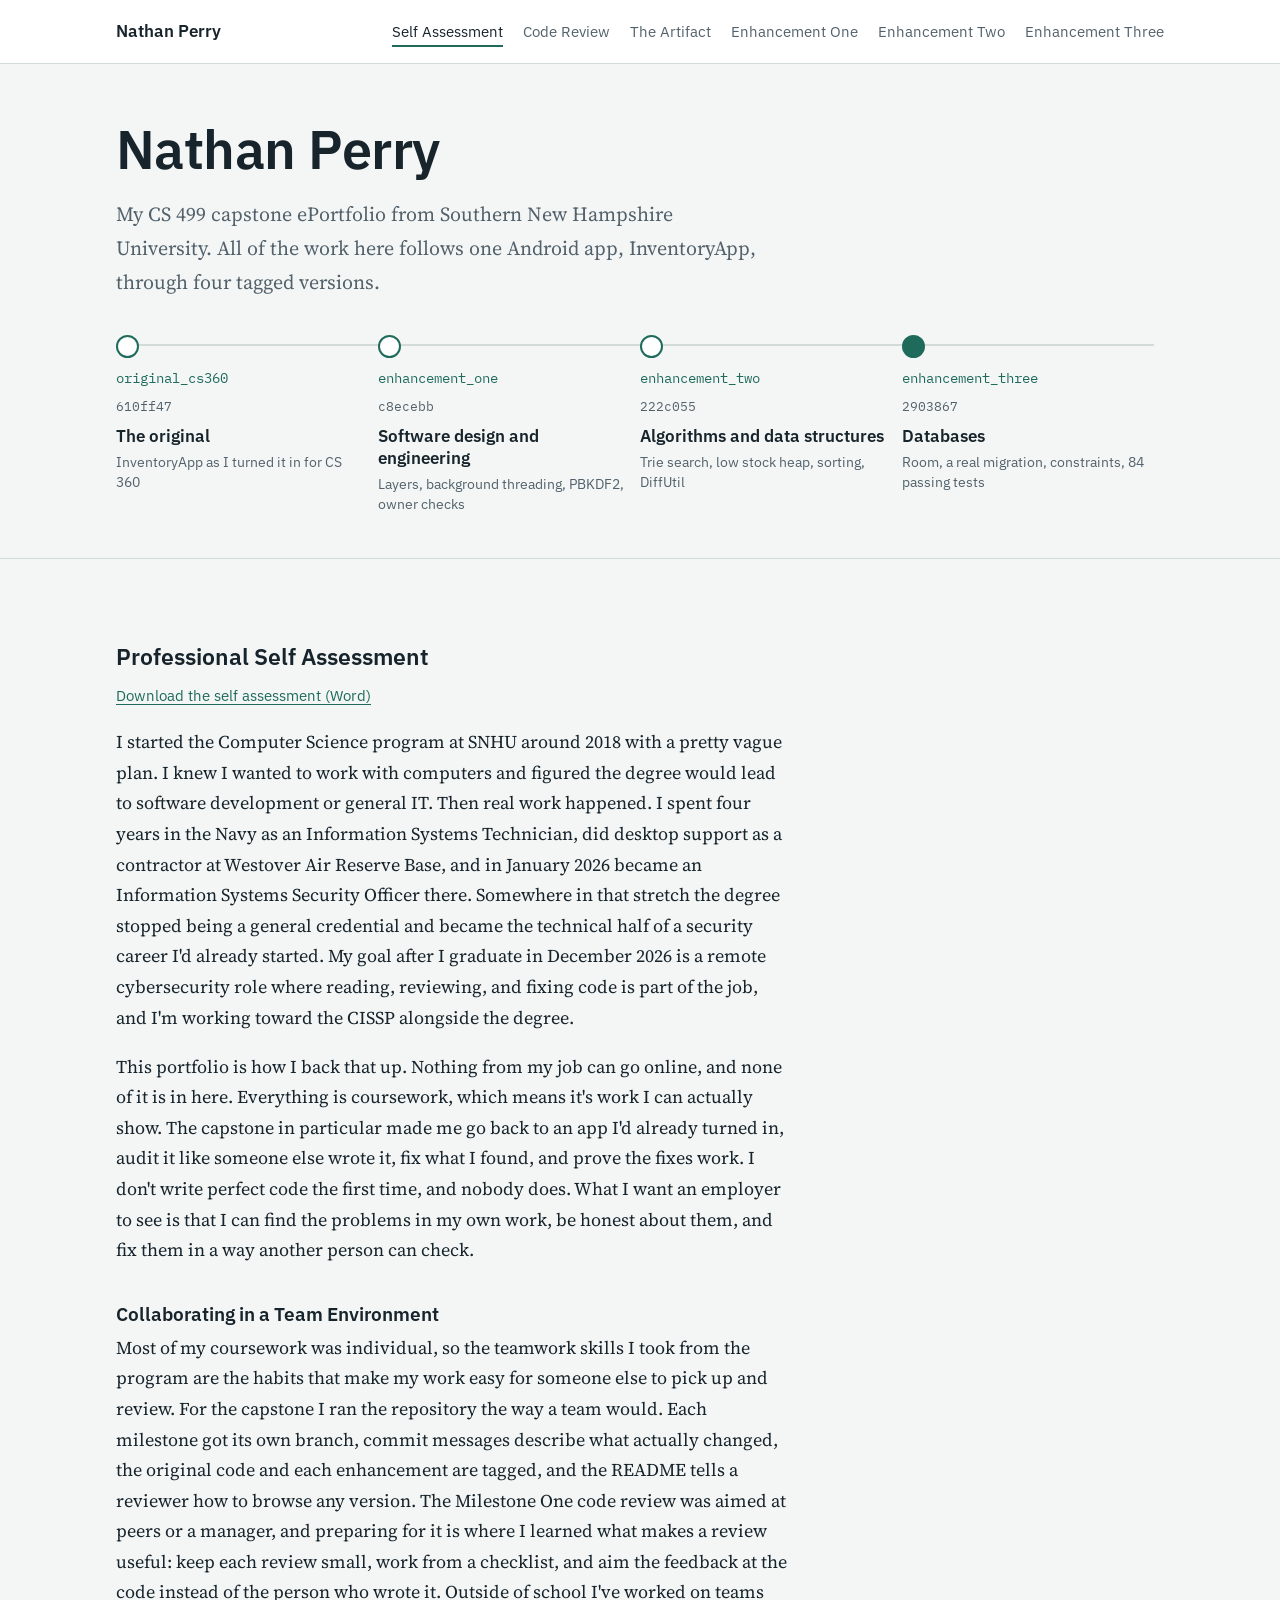
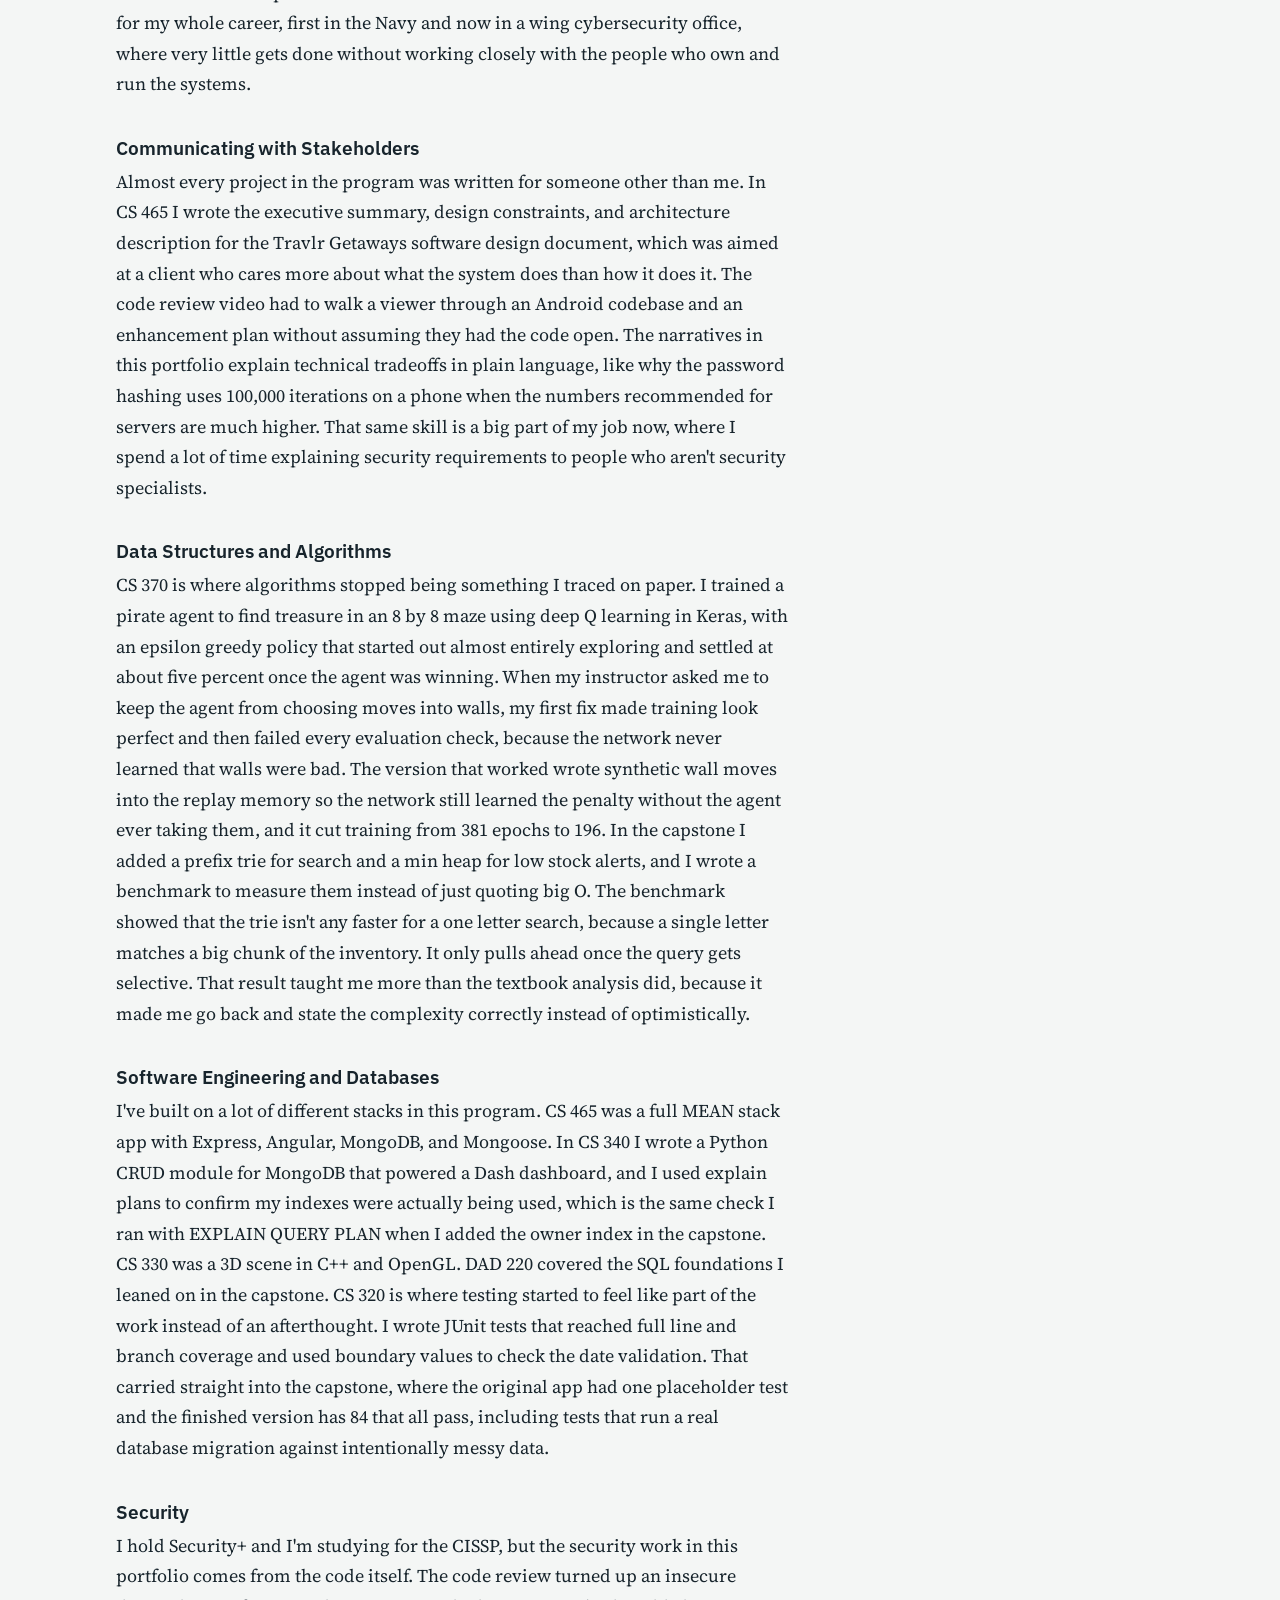
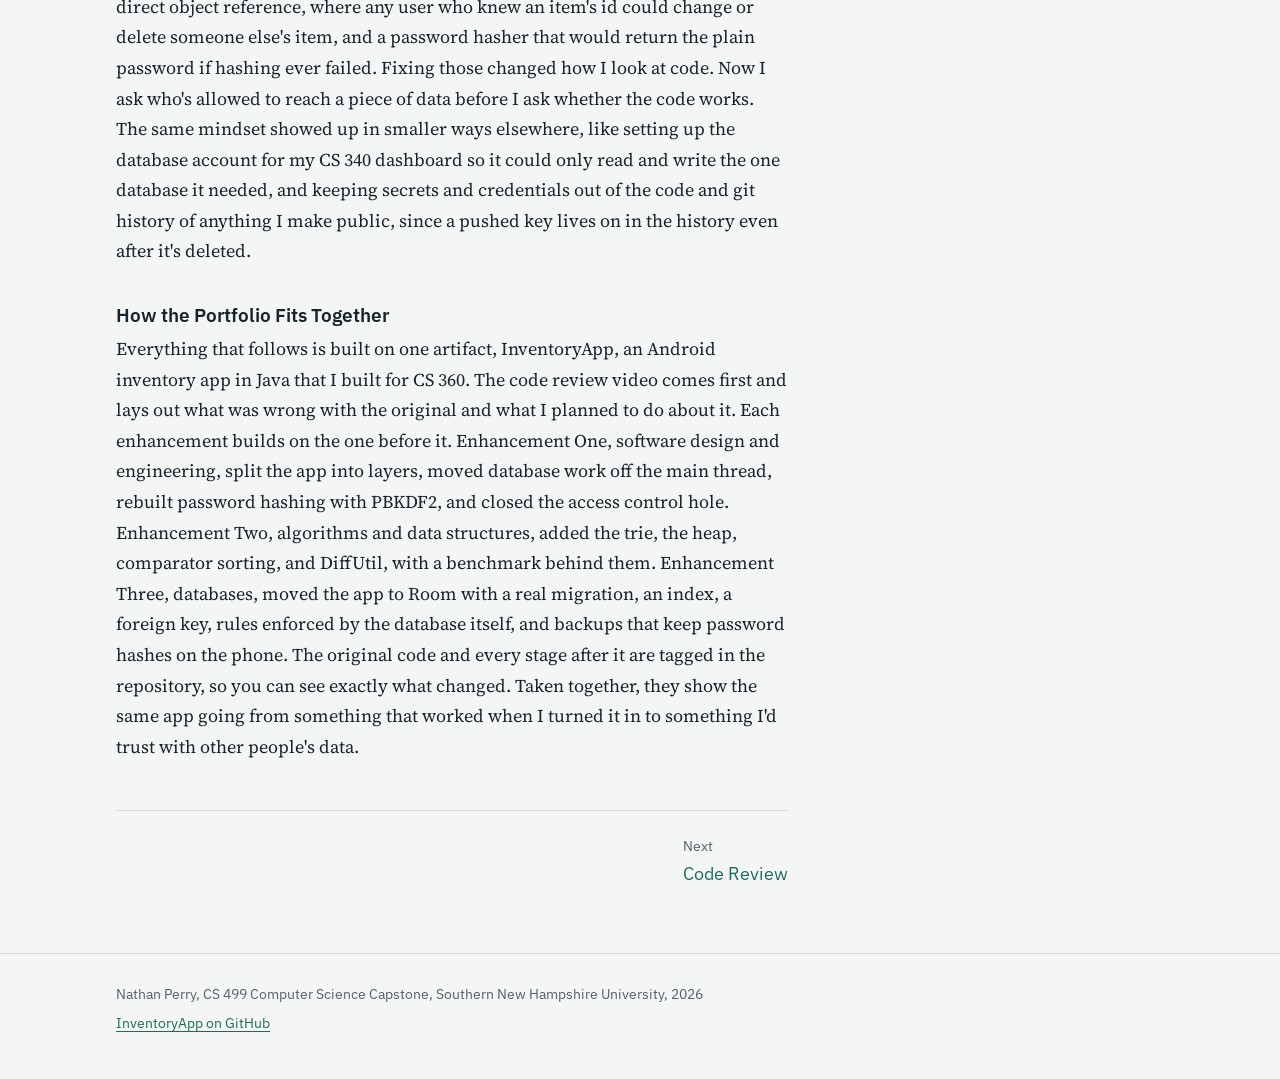
<file: index.html>
<!doctype html>
<html lang="en">
<head>
<meta charset="utf-8">
<meta name="viewport" content="width=device-width, initial-scale=1">
<title>Nathan Perry | CS 499 ePortfolio</title>
<meta name="description" content="Nathan Perry's CS 499 capstone ePortfolio: a professional self assessment, a code review, and three enhancements to InventoryApp.">
<link rel="icon" href="data:image/svg+xml,%3Csvg xmlns='http://www.w3.org/2000/svg' viewBox='0 0 32 32'%3E%3Crect width='32' height='32' rx='6' fill='%231e6b5b'/%3E%3Ctext x='16' y='21.5' font-family='Arial' font-size='14' font-weight='700' fill='white' text-anchor='middle'%3ENP%3C/text%3E%3C/svg%3E">
<link rel="preconnect" href="https://fonts.googleapis.com">
<link rel="preconnect" href="https://fonts.gstatic.com" crossorigin>
<link href="https://fonts.googleapis.com/css2?family=IBM+Plex+Mono&family=IBM+Plex+Sans:wght@400;500;600&family=Source+Serif+4:ital,opsz,wght@0,8..60,400;0,8..60,600;1,8..60,400&display=swap" rel="stylesheet">
<link rel="stylesheet" href="style.css">
</head>
<body>
<a class="skip" href="#content">Skip to content</a>
<header class="site-header">
<div class="wrap">
<a class="brand" href="index.html">Nathan Perry</a>
<nav class="site-nav" aria-label="Main">
<ul>
<li><a href="index.html" aria-current="page">Self Assessment</a></li>
<li><a href="code-review.html">Code Review</a></li>
<li><a href="artifact.html">The Artifact</a></li>
<li><a href="enhancement-one.html">Enhancement One</a></li>
<li><a href="enhancement-two.html">Enhancement Two</a></li>
<li><a href="enhancement-three.html">Enhancement Three</a></li>
</ul>
</nav>
</div>
</header>
<main id="content">
<div class="intro-band">
<div class="wrap">
<h1>Nathan Perry</h1>
<p class="lede">My CS 499 capstone ePortfolio from Southern New Hampshire University. All of the work here follows one Android app, InventoryApp, through four tagged versions.</p>
<ol class="track" aria-label="InventoryApp versions">
<li class=""><a href="artifact.html"><span class="t-tag">original_cs360</span> <span class="t-hash">610ff47</span><span class="t-label">The original</span><span class="t-note">InventoryApp as I turned it in for CS 360</span></a></li>
<li class=""><a href="enhancement-one.html"><span class="t-tag">enhancement_one</span> <span class="t-hash">c8ecebb</span><span class="t-label">Software design and engineering</span><span class="t-note">Layers, background threading, PBKDF2, owner checks</span></a></li>
<li class=""><a href="enhancement-two.html"><span class="t-tag">enhancement_two</span> <span class="t-hash">222c055</span><span class="t-label">Algorithms and data structures</span><span class="t-note">Trie search, low stock heap, sorting, DiffUtil</span></a></li>
<li class="final"><a href="enhancement-three.html"><span class="t-tag">enhancement_three</span> <span class="t-hash">2903867</span><span class="t-label">Databases</span><span class="t-note">Room, a real migration, constraints, 84 passing tests</span></a></li>
</ol>
</div>
</div>
<div class="wrap section">
<article class="prose">
<h2>Professional Self Assessment</h2>
<p class="doc-link"><a href="files/Perry_CS499_Professional_Self_Assessment.docx">Download the self assessment (Word)</a></p>
<p>I started the Computer Science program at SNHU around 2018 with a pretty vague plan. I knew I wanted to work with computers and figured the degree would lead to software development or general IT. Then real work happened. I spent four years in the Navy as an Information Systems Technician, did desktop support as a contractor at Westover Air Reserve Base, and in January 2026 became an Information Systems Security Officer there. Somewhere in that stretch the degree stopped being a general credential and became the technical half of a security career I&#x27;d already started. My goal after I graduate in December 2026 is a remote cybersecurity role where reading, reviewing, and fixing code is part of the job, and I&#x27;m working toward the CISSP alongside the degree.</p>
<p>This portfolio is how I back that up. Nothing from my job can go online, and none of it is in here. Everything is coursework, which means it&#x27;s work I can actually show. The capstone in particular made me go back to an app I&#x27;d already turned in, audit it like someone else wrote it, fix what I found, and prove the fixes work. I don&#x27;t write perfect code the first time, and nobody does. What I want an employer to see is that I can find the problems in my own work, be honest about them, and fix them in a way another person can check.</p>
<h3>Collaborating in a Team Environment</h3>
<p>Most of my coursework was individual, so the teamwork skills I took from the program are the habits that make my work easy for someone else to pick up and review. For the capstone I ran the repository the way a team would. Each milestone got its own branch, commit messages describe what actually changed, the original code and each enhancement are tagged, and the README tells a reviewer how to browse any version. The Milestone One code review was aimed at peers or a manager, and preparing for it is where I learned what makes a review useful: keep each review small, work from a checklist, and aim the feedback at the code instead of the person who wrote it. Outside of school I&#x27;ve worked on teams for my whole career, first in the Navy and now in a wing cybersecurity office, where very little gets done without working closely with the people who own and run the systems.</p>
<h3>Communicating with Stakeholders</h3>
<p>Almost every project in the program was written for someone other than me. In CS 465 I wrote the executive summary, design constraints, and architecture description for the Travlr Getaways software design document, which was aimed at a client who cares more about what the system does than how it does it. The code review video had to walk a viewer through an Android codebase and an enhancement plan without assuming they had the code open. The narratives in this portfolio explain technical tradeoffs in plain language, like why the password hashing uses 100,000 iterations on a phone when the numbers recommended for servers are much higher. That same skill is a big part of my job now, where I spend a lot of time explaining security requirements to people who aren&#x27;t security specialists.</p>
<h3>Data Structures and Algorithms</h3>
<p>CS 370 is where algorithms stopped being something I traced on paper. I trained a pirate agent to find treasure in an 8 by 8 maze using deep Q learning in Keras, with an epsilon greedy policy that started out almost entirely exploring and settled at about five percent once the agent was winning. When my instructor asked me to keep the agent from choosing moves into walls, my first fix made training look perfect and then failed every evaluation check, because the network never learned that walls were bad. The version that worked wrote synthetic wall moves into the replay memory so the network still learned the penalty without the agent ever taking them, and it cut training from 381 epochs to 196. In the capstone I added a prefix trie for search and a min heap for low stock alerts, and I wrote a benchmark to measure them instead of just quoting big O. The benchmark showed that the trie isn&#x27;t any faster for a one letter search, because a single letter matches a big chunk of the inventory. It only pulls ahead once the query gets selective. That result taught me more than the textbook analysis did, because it made me go back and state the complexity correctly instead of optimistically.</p>
<h3>Software Engineering and Databases</h3>
<p>I&#x27;ve built on a lot of different stacks in this program. CS 465 was a full MEAN stack app with Express, Angular, MongoDB, and Mongoose. In CS 340 I wrote a Python CRUD module for MongoDB that powered a Dash dashboard, and I used explain plans to confirm my indexes were actually being used, which is the same check I ran with EXPLAIN QUERY PLAN when I added the owner index in the capstone. CS 330 was a 3D scene in C++ and OpenGL. DAD 220 covered the SQL foundations I leaned on in the capstone. CS 320 is where testing started to feel like part of the work instead of an afterthought. I wrote JUnit tests that reached full line and branch coverage and used boundary values to check the date validation. That carried straight into the capstone, where the original app had one placeholder test and the finished version has 84 that all pass, including tests that run a real database migration against intentionally messy data.</p>
<h3>Security</h3>
<p>I hold Security+ and I&#x27;m studying for the CISSP, but the security work in this portfolio comes from the code itself. The code review turned up an insecure direct object reference, where any user who knew an item&#x27;s id could change or delete someone else&#x27;s item, and a password hasher that would return the plain password if hashing ever failed. Fixing those changed how I look at code. Now I ask who&#x27;s allowed to reach a piece of data before I ask whether the code works. The same mindset showed up in smaller ways elsewhere, like setting up the database account for my CS 340 dashboard so it could only read and write the one database it needed, and keeping secrets and credentials out of the code and git history of anything I make public, since a pushed key lives on in the history even after it&#x27;s deleted.</p>
<h3>How the Portfolio Fits Together</h3>
<p>Everything that follows is built on one artifact, InventoryApp, an Android inventory app in Java that I built for CS 360. The code review video comes first and lays out what was wrong with the original and what I planned to do about it. Each enhancement builds on the one before it. Enhancement One, software design and engineering, split the app into layers, moved database work off the main thread, rebuilt password hashing with PBKDF2, and closed the access control hole. Enhancement Two, algorithms and data structures, added the trie, the heap, comparator sorting, and DiffUtil, with a benchmark behind them. Enhancement Three, databases, moved the app to Room with a real migration, an index, a foreign key, rules enforced by the database itself, and backups that keep password hashes on the phone. The original code and every stage after it are tagged in the repository, so you can see exactly what changed. Taken together, they show the same app going from something that worked when I turned it in to something I&#x27;d trust with other people&#x27;s data.</p>
</article>
<nav class="pager" aria-label="Next page">
<span></span>
<a href="code-review.html"><span>Next</span>Code Review</a>
</nav>
</div>
</main>
<footer class="site-footer">
<div class="wrap">
<p>Nathan Perry, CS 499 Computer Science Capstone, Southern New Hampshire University, 2026</p>
<p><a href="https://github.com/ncperry95/CS-360-Portfolio-InventoryApp">InventoryApp on GitHub</a></p>
</div>
</footer>
</body>
</html>
</file>
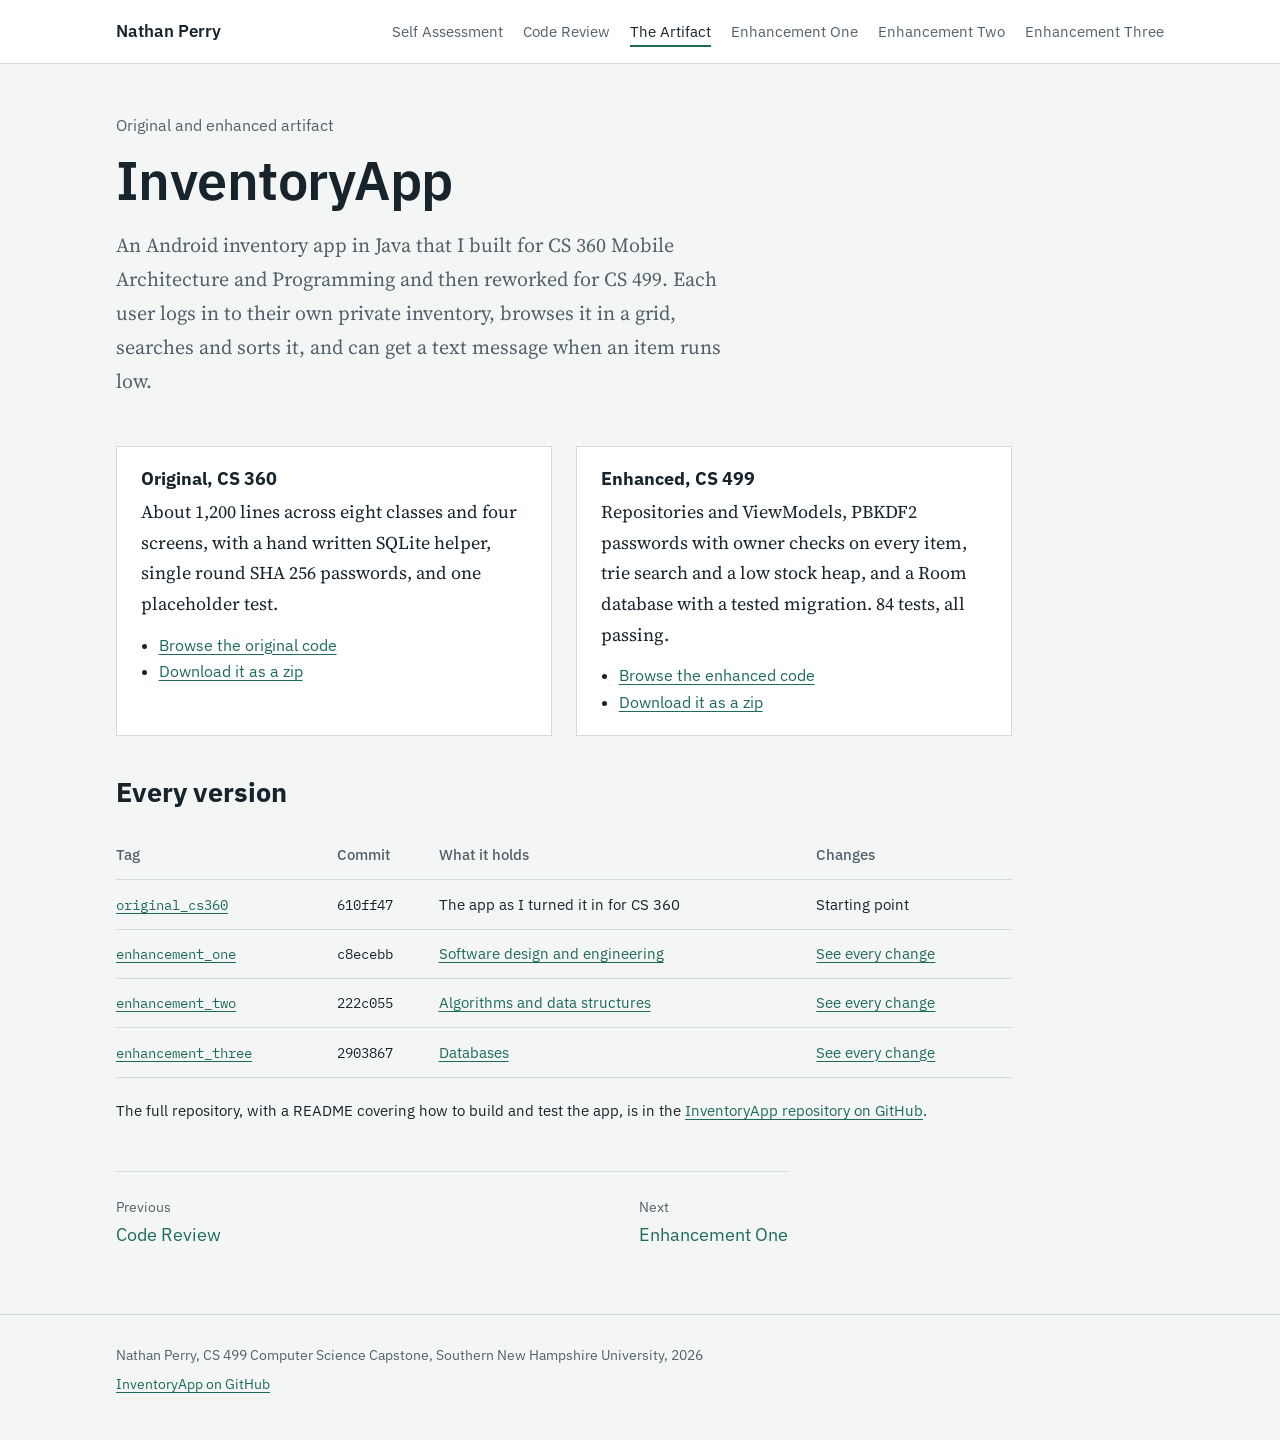
<file: artifact.html>
<!doctype html>
<html lang="en">
<head>
<meta charset="utf-8">
<meta name="viewport" content="width=device-width, initial-scale=1">
<title>InventoryApp | Nathan Perry</title>
<meta name="description" content="The original and enhanced versions of InventoryApp, with links to the code at every stage.">
<link rel="icon" href="data:image/svg+xml,%3Csvg xmlns='http://www.w3.org/2000/svg' viewBox='0 0 32 32'%3E%3Crect width='32' height='32' rx='6' fill='%231e6b5b'/%3E%3Ctext x='16' y='21.5' font-family='Arial' font-size='14' font-weight='700' fill='white' text-anchor='middle'%3ENP%3C/text%3E%3C/svg%3E">
<link rel="preconnect" href="https://fonts.googleapis.com">
<link rel="preconnect" href="https://fonts.gstatic.com" crossorigin>
<link href="https://fonts.googleapis.com/css2?family=IBM+Plex+Mono&family=IBM+Plex+Sans:wght@400;500;600&family=Source+Serif+4:ital,opsz,wght@0,8..60,400;0,8..60,600;1,8..60,400&display=swap" rel="stylesheet">
<link rel="stylesheet" href="style.css">
</head>
<body>
<a class="skip" href="#content">Skip to content</a>
<header class="site-header">
<div class="wrap">
<a class="brand" href="index.html">Nathan Perry</a>
<nav class="site-nav" aria-label="Main">
<ul>
<li><a href="index.html">Self Assessment</a></li>
<li><a href="code-review.html">Code Review</a></li>
<li><a href="artifact.html" aria-current="page">The Artifact</a></li>
<li><a href="enhancement-one.html">Enhancement One</a></li>
<li><a href="enhancement-two.html">Enhancement Two</a></li>
<li><a href="enhancement-three.html">Enhancement Three</a></li>
</ul>
</nav>
</div>
</header>
<main id="content">
<div class="wrap">
<div class="page-head">
<p class="kicker">Original and enhanced artifact</p>
<h1>InventoryApp</h1>
<p class="lede">An Android inventory app in Java that I built for CS 360 Mobile Architecture and Programming and then reworked for CS 499. Each user logs in to their own private inventory, browses it in a grid, searches and sorts it, and can get a text message when an item runs low.</p>
</div>
<div class="compare">
<section>
<h3>Original, CS 360</h3>
<p>About 1,200 lines across eight classes and four screens, with a hand written SQLite helper, single round SHA 256 passwords, and one placeholder test.</p>
<ul>
<li><a href="https://github.com/ncperry95/CS-360-Portfolio-InventoryApp/tree/original_cs360">Browse the original code</a></li>
<li><a href="https://github.com/ncperry95/CS-360-Portfolio-InventoryApp/archive/refs/tags/original_cs360.zip">Download it as a zip</a></li>
</ul>
</section>
<section>
<h3>Enhanced, CS 499</h3>
<p>Repositories and ViewModels, PBKDF2 passwords with owner checks on every item, trie search and a low stock heap, and a Room database with a tested migration. 84 tests, all passing.</p>
<ul>
<li><a href="https://github.com/ncperry95/CS-360-Portfolio-InventoryApp/tree/enhancement_three">Browse the enhanced code</a></li>
<li><a href="https://github.com/ncperry95/CS-360-Portfolio-InventoryApp/archive/refs/tags/enhancement_three.zip">Download it as a zip</a></li>
</ul>
</section>
</div>
<div class="section">
<h2>Every version</h2>
<table class="versions">
<thead><tr><th>Tag</th><th>Commit</th><th>What it holds</th><th>Changes</th></tr></thead>
<tbody>
<tr><td><a href="https://github.com/ncperry95/CS-360-Portfolio-InventoryApp/tree/original_cs360"><code>original_cs360</code></a></td><td><code>610ff47</code></td><td>The app as I turned it in for CS 360</td><td>Starting point</td></tr>
<tr><td><a href="https://github.com/ncperry95/CS-360-Portfolio-InventoryApp/tree/enhancement_one"><code>enhancement_one</code></a></td><td><code>c8ecebb</code></td><td><a href="enhancement-one.html">Software design and engineering</a></td><td><a href="https://github.com/ncperry95/CS-360-Portfolio-InventoryApp/compare/original_cs360...enhancement_one">See every change</a></td></tr>
<tr><td><a href="https://github.com/ncperry95/CS-360-Portfolio-InventoryApp/tree/enhancement_two"><code>enhancement_two</code></a></td><td><code>222c055</code></td><td><a href="enhancement-two.html">Algorithms and data structures</a></td><td><a href="https://github.com/ncperry95/CS-360-Portfolio-InventoryApp/compare/enhancement_one...enhancement_two">See every change</a></td></tr>
<tr><td><a href="https://github.com/ncperry95/CS-360-Portfolio-InventoryApp/tree/enhancement_three"><code>enhancement_three</code></a></td><td><code>2903867</code></td><td><a href="enhancement-three.html">Databases</a></td><td><a href="https://github.com/ncperry95/CS-360-Portfolio-InventoryApp/compare/enhancement_two...enhancement_three">See every change</a></td></tr>
</tbody>
</table>
<p class="doc-link" style="margin-top:1.25rem">The full repository, with a README covering how to build and test the app, is in the <a href="https://github.com/ncperry95/CS-360-Portfolio-InventoryApp">InventoryApp repository on GitHub</a>.</p>
</div>
<nav class="pager" aria-label="Previous and next page">
<a href="code-review.html"><span>Previous</span>Code Review</a>
<a href="enhancement-one.html"><span>Next</span>Enhancement One</a>
</nav>
</div>
</main>
<footer class="site-footer">
<div class="wrap">
<p>Nathan Perry, CS 499 Computer Science Capstone, Southern New Hampshire University, 2026</p>
<p><a href="https://github.com/ncperry95/CS-360-Portfolio-InventoryApp">InventoryApp on GitHub</a></p>
</div>
</footer>
</body>
</html>
</file>
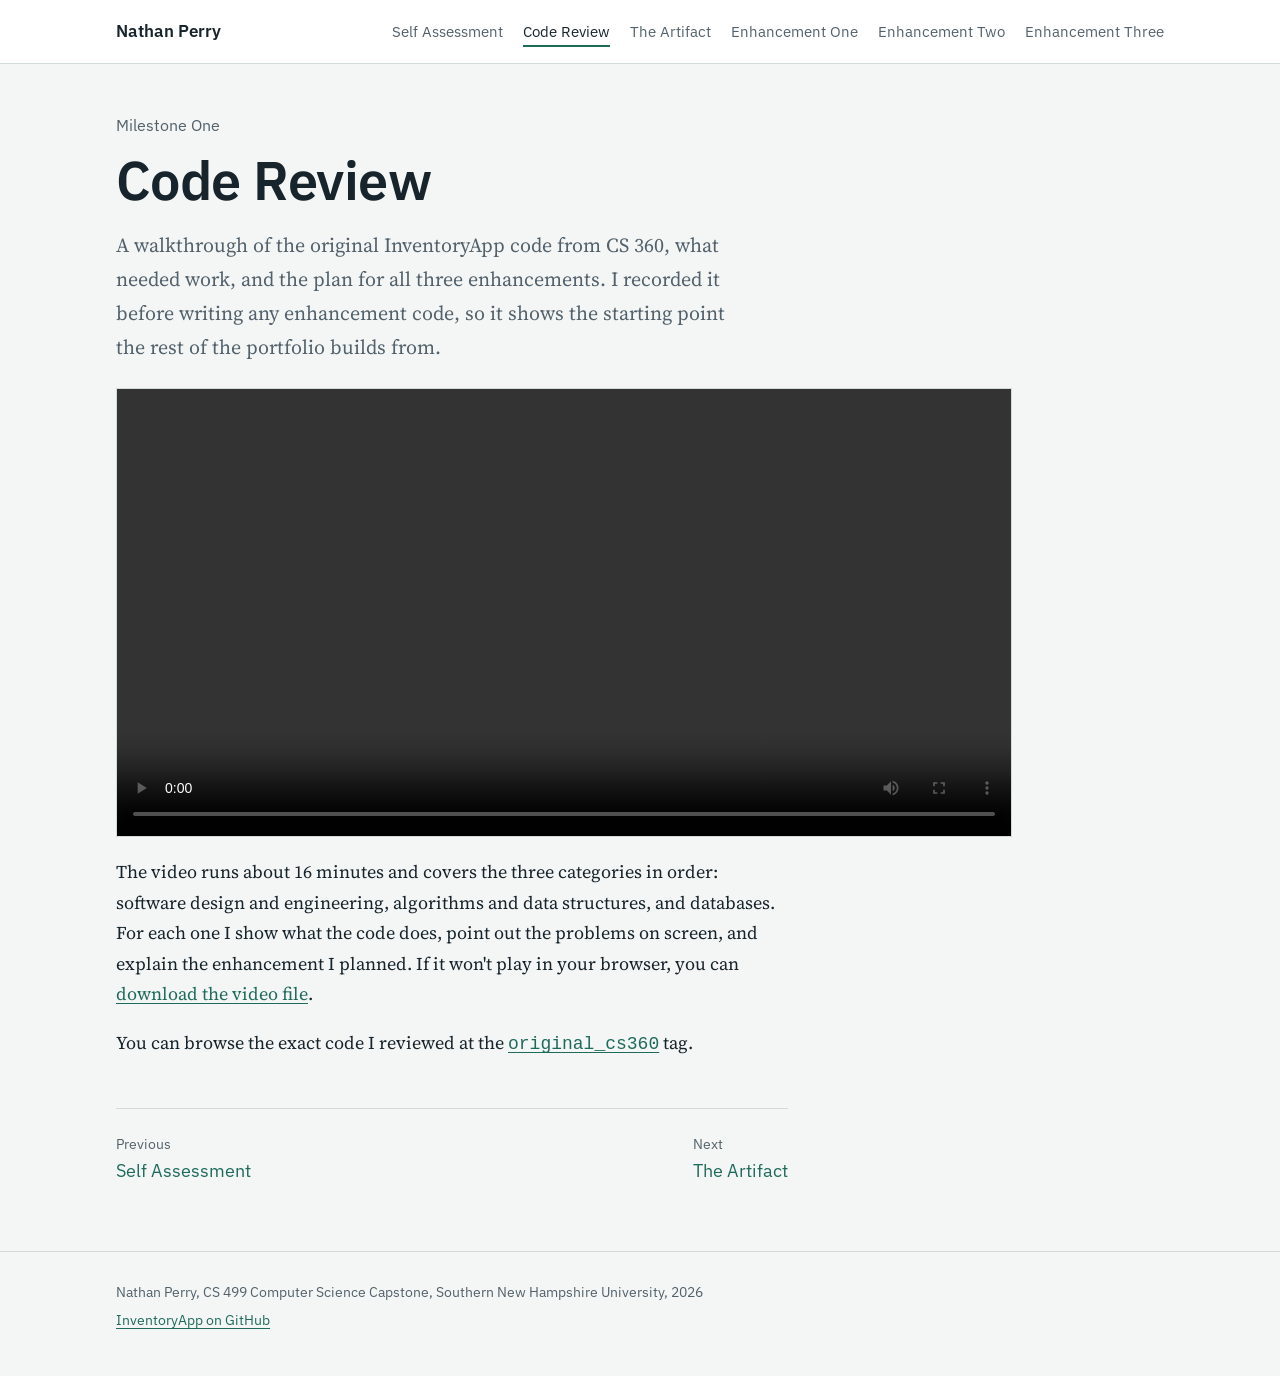
<file: code-review.html>
<!doctype html>
<html lang="en">
<head>
<meta charset="utf-8">
<meta name="viewport" content="width=device-width, initial-scale=1">
<title>Code Review | Nathan Perry</title>
<meta name="description" content="Milestone One code review video for InventoryApp.">
<link rel="icon" href="data:image/svg+xml,%3Csvg xmlns='http://www.w3.org/2000/svg' viewBox='0 0 32 32'%3E%3Crect width='32' height='32' rx='6' fill='%231e6b5b'/%3E%3Ctext x='16' y='21.5' font-family='Arial' font-size='14' font-weight='700' fill='white' text-anchor='middle'%3ENP%3C/text%3E%3C/svg%3E">
<link rel="preconnect" href="https://fonts.googleapis.com">
<link rel="preconnect" href="https://fonts.gstatic.com" crossorigin>
<link href="https://fonts.googleapis.com/css2?family=IBM+Plex+Mono&family=IBM+Plex+Sans:wght@400;500;600&family=Source+Serif+4:ital,opsz,wght@0,8..60,400;0,8..60,600;1,8..60,400&display=swap" rel="stylesheet">
<link rel="stylesheet" href="style.css">
</head>
<body>
<a class="skip" href="#content">Skip to content</a>
<header class="site-header">
<div class="wrap">
<a class="brand" href="index.html">Nathan Perry</a>
<nav class="site-nav" aria-label="Main">
<ul>
<li><a href="index.html">Self Assessment</a></li>
<li><a href="code-review.html" aria-current="page">Code Review</a></li>
<li><a href="artifact.html">The Artifact</a></li>
<li><a href="enhancement-one.html">Enhancement One</a></li>
<li><a href="enhancement-two.html">Enhancement Two</a></li>
<li><a href="enhancement-three.html">Enhancement Three</a></li>
</ul>
</nav>
</div>
</header>
<main id="content">
<div class="wrap">
<div class="page-head">
<p class="kicker">Milestone One</p>
<h1>Code Review</h1>
<p class="lede">A walkthrough of the original InventoryApp code from CS 360, what needed work, and the plan for all three enhancements. I recorded it before writing any enhancement code, so it shows the starting point the rest of the portfolio builds from.</p>
</div>
<figure class="video">
<video controls preload="metadata" width="1920" height="1080">
<source src="media/Perry_CS499_Code_Review.mp4" type="video/mp4">
Your browser can't play this video here. <a href="media/Perry_CS499_Code_Review.mp4">Download it instead.</a>
</video>
</figure>
<div class="prose">
<p>The video runs about 16 minutes and covers the three categories in order: software design and engineering, algorithms and data structures, and databases. For each one I show what the code does, point out the problems on screen, and explain the enhancement I planned. If it won't play in your browser, you can <a href="media/Perry_CS499_Code_Review.mp4">download the video file</a>.</p>
<p>You can browse the exact code I reviewed at the <a href="https://github.com/ncperry95/CS-360-Portfolio-InventoryApp/tree/original_cs360"><code>original_cs360</code></a> tag.</p>
</div>
<nav class="pager" aria-label="Previous and next page">
<a href="index.html"><span>Previous</span>Self Assessment</a>
<a href="artifact.html"><span>Next</span>The Artifact</a>
</nav>
</div>
</main>
<footer class="site-footer">
<div class="wrap">
<p>Nathan Perry, CS 499 Computer Science Capstone, Southern New Hampshire University, 2026</p>
<p><a href="https://github.com/ncperry95/CS-360-Portfolio-InventoryApp">InventoryApp on GitHub</a></p>
</div>
</footer>
</body>
</html>
</file>
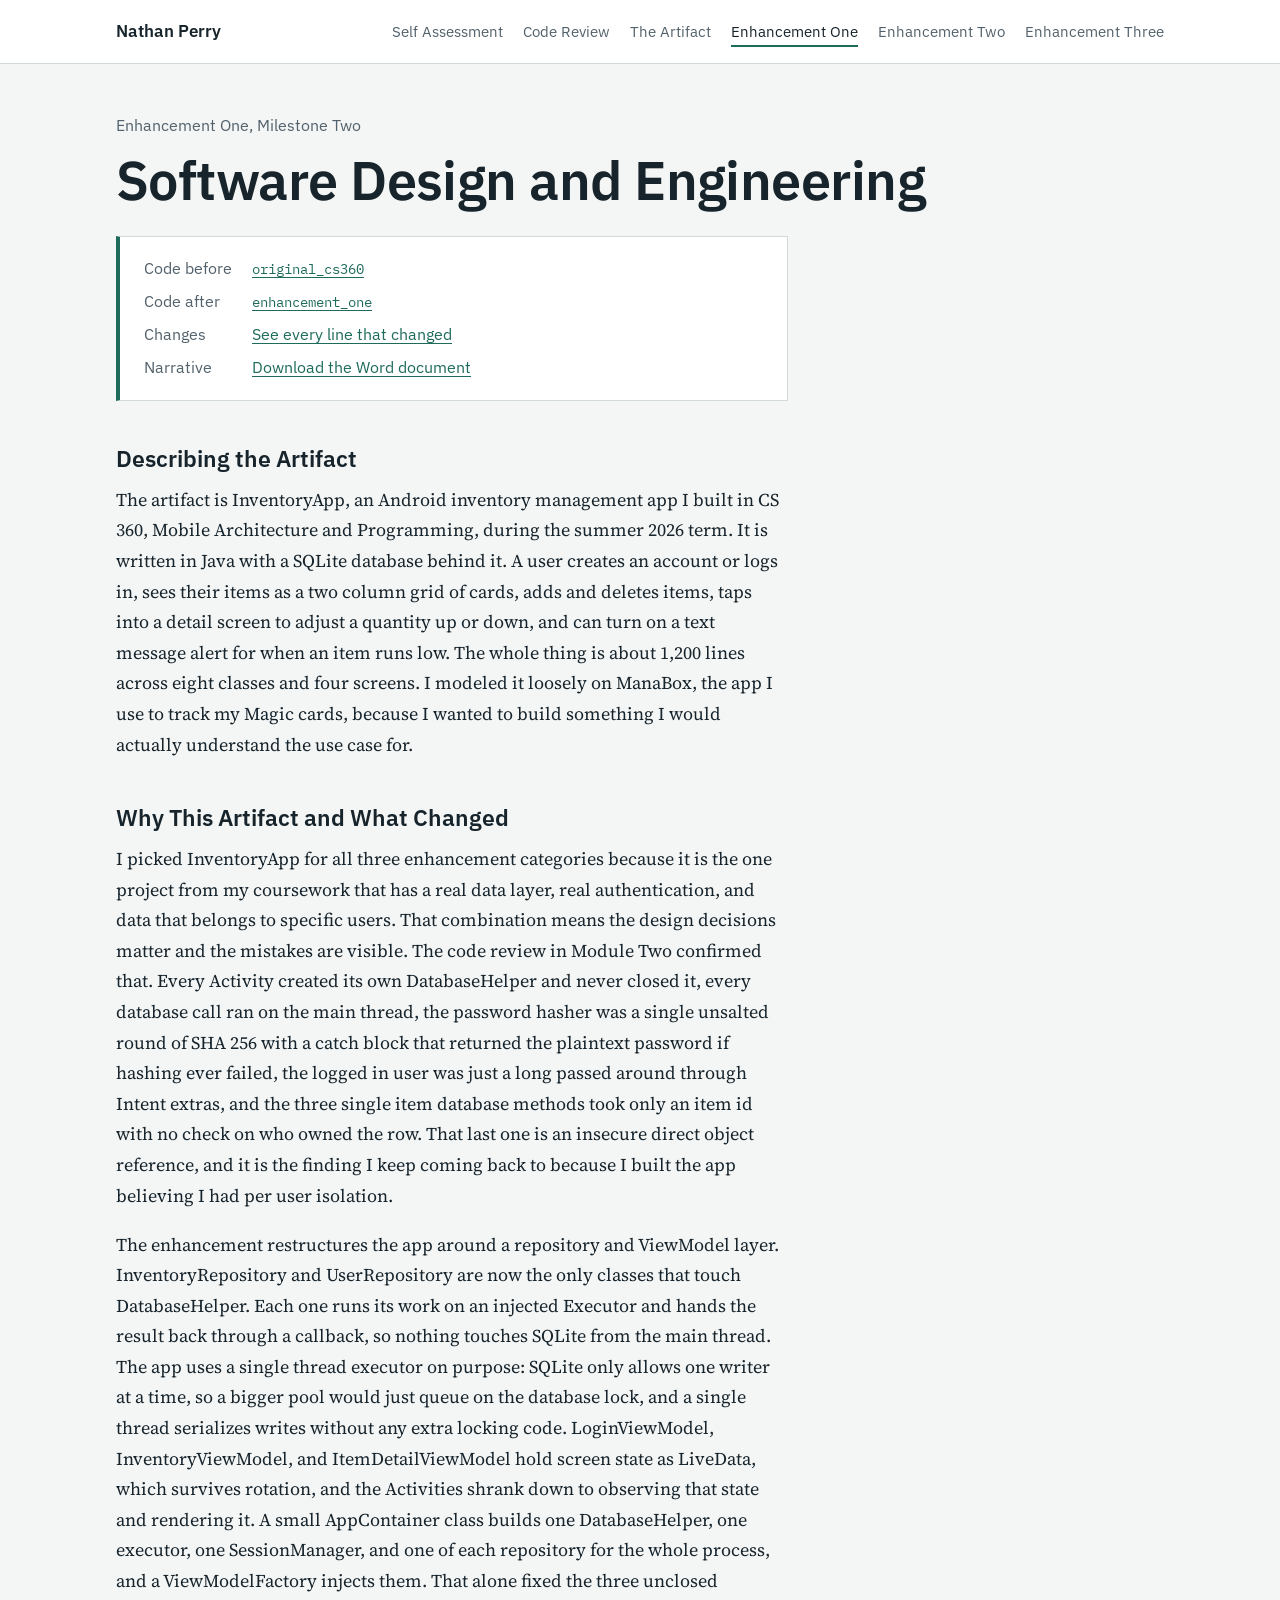
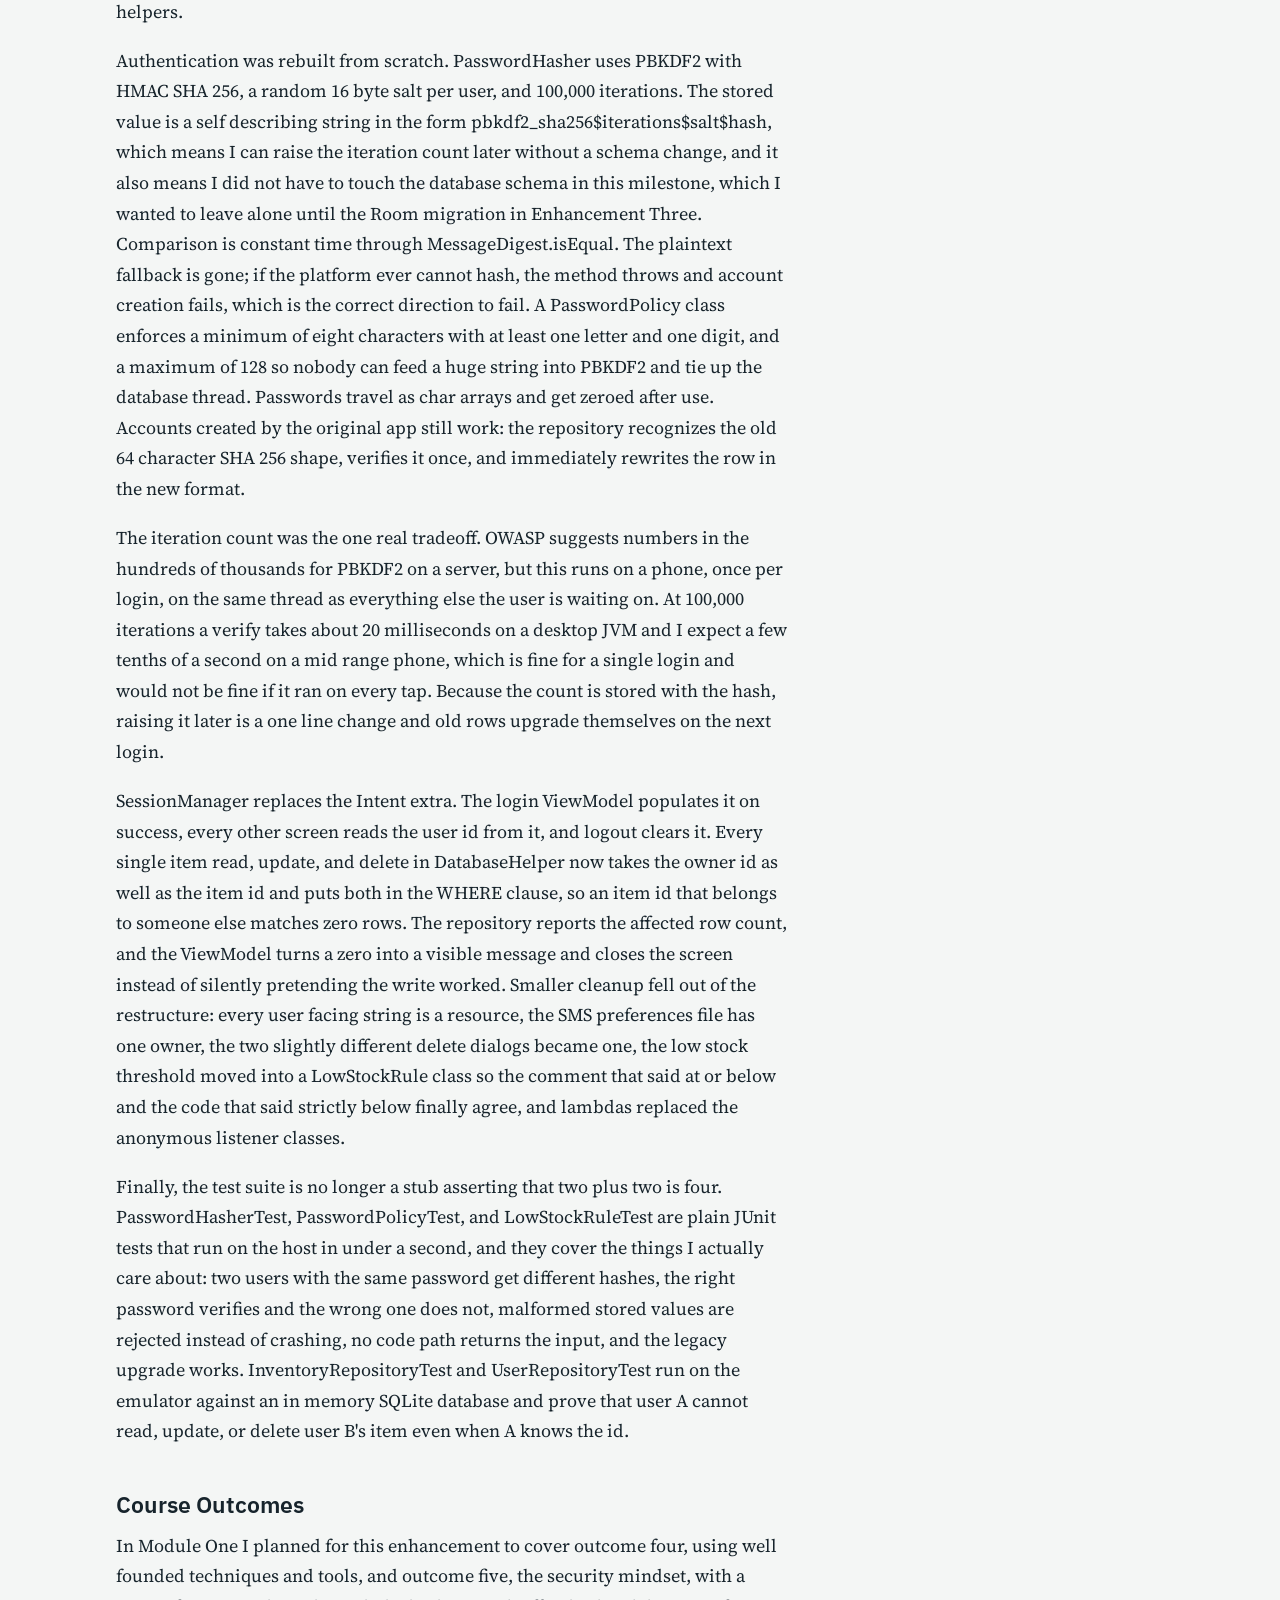
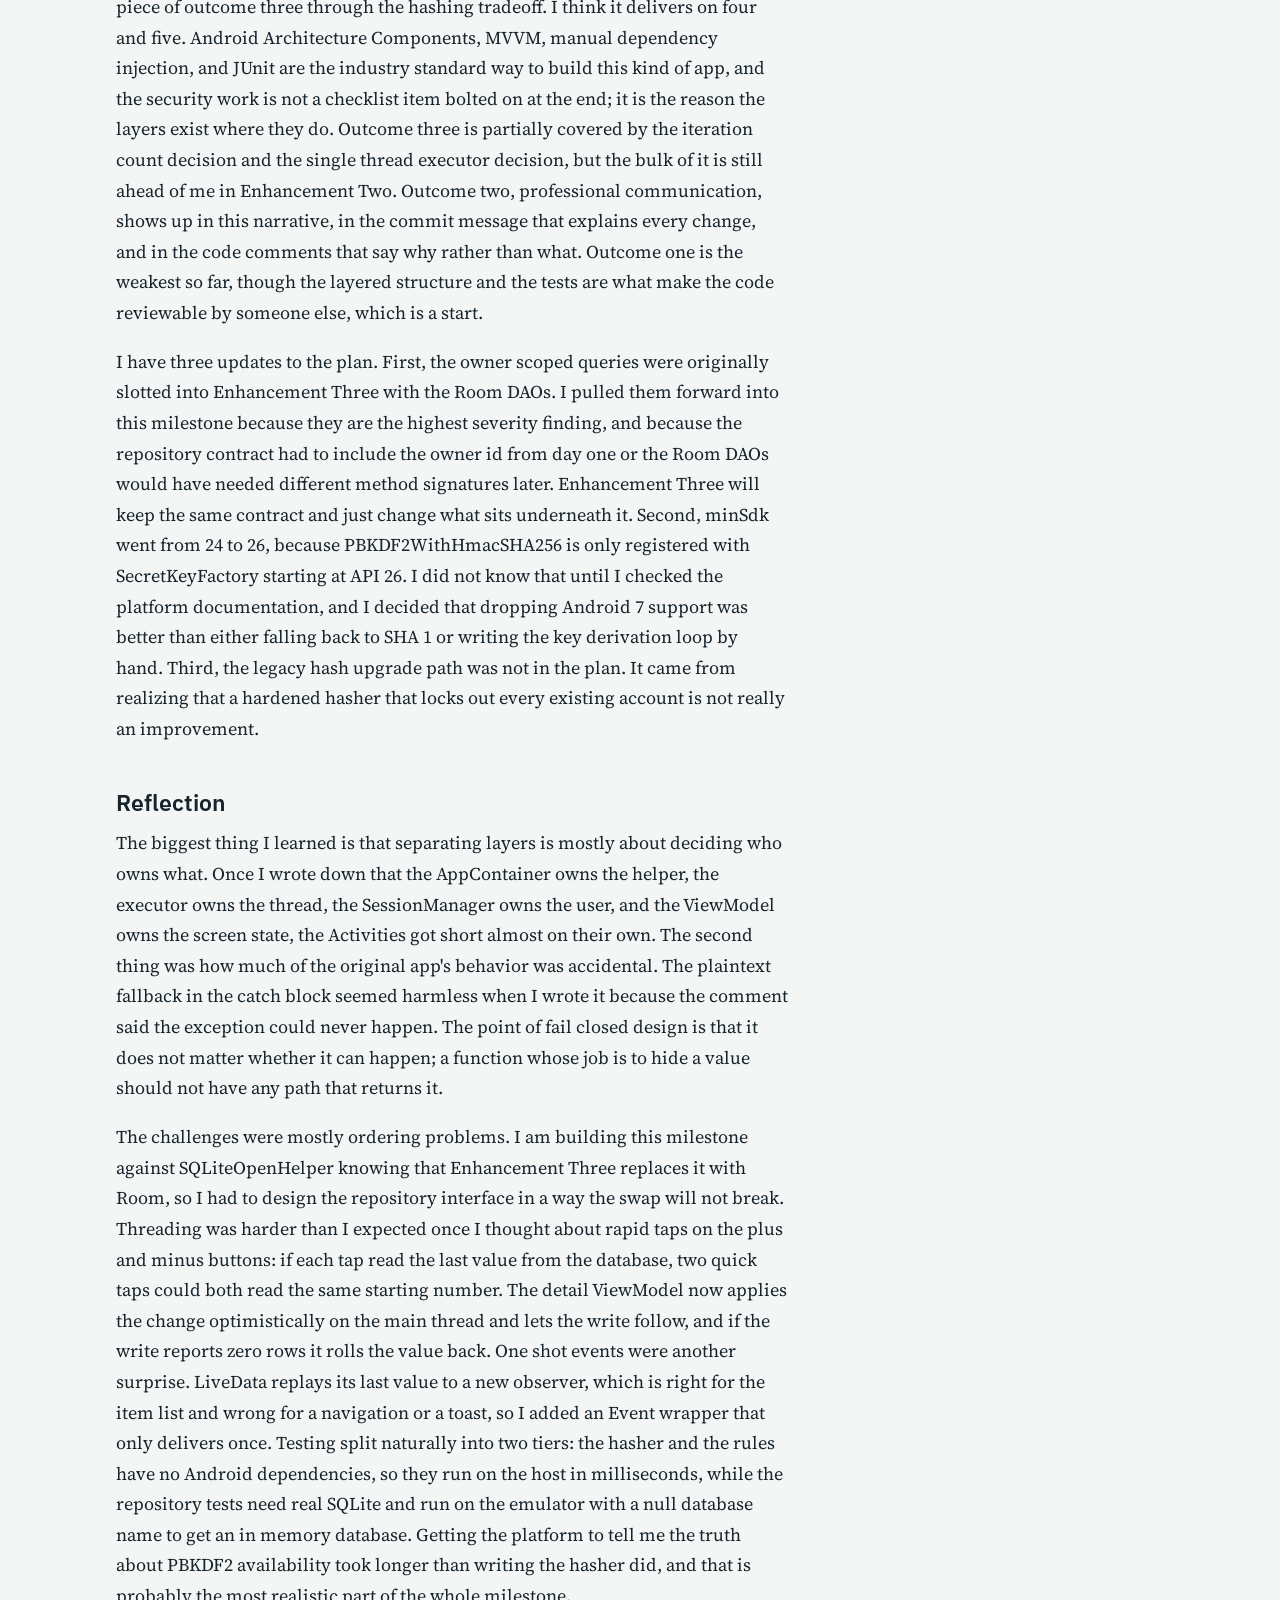
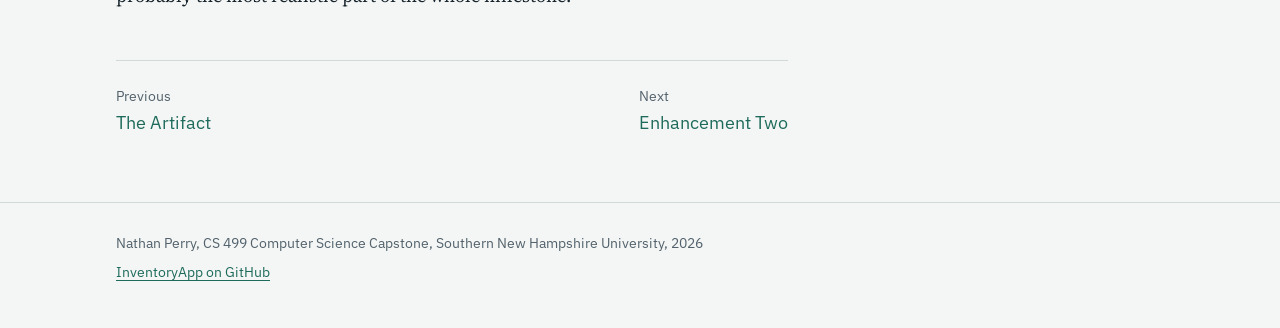
<file: enhancement-one.html>
<!doctype html>
<html lang="en">
<head>
<meta charset="utf-8">
<meta name="viewport" content="width=device-width, initial-scale=1">
<title>Enhancement One: Software Design and Engineering | Nathan Perry</title>
<meta name="description" content="Enhancement One of InventoryApp, software design and engineering, with the narrative and links to the code before and after.">
<link rel="icon" href="data:image/svg+xml,%3Csvg xmlns='http://www.w3.org/2000/svg' viewBox='0 0 32 32'%3E%3Crect width='32' height='32' rx='6' fill='%231e6b5b'/%3E%3Ctext x='16' y='21.5' font-family='Arial' font-size='14' font-weight='700' fill='white' text-anchor='middle'%3ENP%3C/text%3E%3C/svg%3E">
<link rel="preconnect" href="https://fonts.googleapis.com">
<link rel="preconnect" href="https://fonts.gstatic.com" crossorigin>
<link href="https://fonts.googleapis.com/css2?family=IBM+Plex+Mono&family=IBM+Plex+Sans:wght@400;500;600&family=Source+Serif+4:ital,opsz,wght@0,8..60,400;0,8..60,600;1,8..60,400&display=swap" rel="stylesheet">
<link rel="stylesheet" href="style.css">
</head>
<body>
<a class="skip" href="#content">Skip to content</a>
<header class="site-header">
<div class="wrap">
<a class="brand" href="index.html">Nathan Perry</a>
<nav class="site-nav" aria-label="Main">
<ul>
<li><a href="index.html">Self Assessment</a></li>
<li><a href="code-review.html">Code Review</a></li>
<li><a href="artifact.html">The Artifact</a></li>
<li><a href="enhancement-one.html" aria-current="page">Enhancement One</a></li>
<li><a href="enhancement-two.html">Enhancement Two</a></li>
<li><a href="enhancement-three.html">Enhancement Three</a></li>
</ul>
</nav>
</div>
</header>
<main id="content">
<div class="wrap">
<div class="page-head">
<p class="kicker">Enhancement One, Milestone Two</p>
<h1>Software Design and Engineering</h1>
</div>
<div class="code-panel">
<dl>
<dt>Code before</dt><dd><a href="https://github.com/ncperry95/CS-360-Portfolio-InventoryApp/tree/original_cs360"><code>original_cs360</code></a></dd>
<dt>Code after</dt><dd><a href="https://github.com/ncperry95/CS-360-Portfolio-InventoryApp/tree/enhancement_one"><code>enhancement_one</code></a></dd>
<dt>Changes</dt><dd><a href="https://github.com/ncperry95/CS-360-Portfolio-InventoryApp/compare/original_cs360...enhancement_one">See every line that changed</a></dd>
<dt>Narrative</dt><dd><a href="files/Perry_CS499_Milestone_Two_Narrative.docx">Download the Word document</a></dd>
</dl>
</div>
<article class="prose">
<h2>Describing the Artifact</h2>
<p>The artifact is InventoryApp, an Android inventory management app I built in CS 360, Mobile Architecture and Programming, during the summer 2026 term. It is written in Java with a SQLite database behind it. A user creates an account or logs in, sees their items as a two column grid of cards, adds and deletes items, taps into a detail screen to adjust a quantity up or down, and can turn on a text message alert for when an item runs low. The whole thing is about 1,200 lines across eight classes and four screens. I modeled it loosely on ManaBox, the app I use to track my Magic cards, because I wanted to build something I would actually understand the use case for.</p>
<h2>Why This Artifact and What Changed</h2>
<p>I picked InventoryApp for all three enhancement categories because it is the one project from my coursework that has a real data layer, real authentication, and data that belongs to specific users. That combination means the design decisions matter and the mistakes are visible. The code review in Module Two confirmed that. Every Activity created its own DatabaseHelper and never closed it, every database call ran on the main thread, the password hasher was a single unsalted round of SHA 256 with a catch block that returned the plaintext password if hashing ever failed, the logged in user was just a long passed around through Intent extras, and the three single item database methods took only an item id with no check on who owned the row. That last one is an insecure direct object reference, and it is the finding I keep coming back to because I built the app believing I had per user isolation.</p>
<p>The enhancement restructures the app around a repository and ViewModel layer. InventoryRepository and UserRepository are now the only classes that touch DatabaseHelper. Each one runs its work on an injected Executor and hands the result back through a callback, so nothing touches SQLite from the main thread. The app uses a single thread executor on purpose: SQLite only allows one writer at a time, so a bigger pool would just queue on the database lock, and a single thread serializes writes without any extra locking code. LoginViewModel, InventoryViewModel, and ItemDetailViewModel hold screen state as LiveData, which survives rotation, and the Activities shrank down to observing that state and rendering it. A small AppContainer class builds one DatabaseHelper, one executor, one SessionManager, and one of each repository for the whole process, and a ViewModelFactory injects them. That alone fixed the three unclosed helpers.</p>
<p>Authentication was rebuilt from scratch. PasswordHasher uses PBKDF2 with HMAC SHA 256, a random 16 byte salt per user, and 100,000 iterations. The stored value is a self describing string in the form pbkdf2_sha256$iterations$salt$hash, which means I can raise the iteration count later without a schema change, and it also means I did not have to touch the database schema in this milestone, which I wanted to leave alone until the Room migration in Enhancement Three. Comparison is constant time through MessageDigest.isEqual. The plaintext fallback is gone; if the platform ever cannot hash, the method throws and account creation fails, which is the correct direction to fail. A PasswordPolicy class enforces a minimum of eight characters with at least one letter and one digit, and a maximum of 128 so nobody can feed a huge string into PBKDF2 and tie up the database thread. Passwords travel as char arrays and get zeroed after use. Accounts created by the original app still work: the repository recognizes the old 64 character SHA 256 shape, verifies it once, and immediately rewrites the row in the new format.</p>
<p>The iteration count was the one real tradeoff. OWASP suggests numbers in the hundreds of thousands for PBKDF2 on a server, but this runs on a phone, once per login, on the same thread as everything else the user is waiting on. At 100,000 iterations a verify takes about 20 milliseconds on a desktop JVM and I expect a few tenths of a second on a mid range phone, which is fine for a single login and would not be fine if it ran on every tap. Because the count is stored with the hash, raising it later is a one line change and old rows upgrade themselves on the next login.</p>
<p>SessionManager replaces the Intent extra. The login ViewModel populates it on success, every other screen reads the user id from it, and logout clears it. Every single item read, update, and delete in DatabaseHelper now takes the owner id as well as the item id and puts both in the WHERE clause, so an item id that belongs to someone else matches zero rows. The repository reports the affected row count, and the ViewModel turns a zero into a visible message and closes the screen instead of silently pretending the write worked. Smaller cleanup fell out of the restructure: every user facing string is a resource, the SMS preferences file has one owner, the two slightly different delete dialogs became one, the low stock threshold moved into a LowStockRule class so the comment that said at or below and the code that said strictly below finally agree, and lambdas replaced the anonymous listener classes.</p>
<p>Finally, the test suite is no longer a stub asserting that two plus two is four. PasswordHasherTest, PasswordPolicyTest, and LowStockRuleTest are plain JUnit tests that run on the host in under a second, and they cover the things I actually care about: two users with the same password get different hashes, the right password verifies and the wrong one does not, malformed stored values are rejected instead of crashing, no code path returns the input, and the legacy upgrade works. InventoryRepositoryTest and UserRepositoryTest run on the emulator against an in memory SQLite database and prove that user A cannot read, update, or delete user B's item even when A knows the id.</p>
<h2>Course Outcomes</h2>
<p>In Module One I planned for this enhancement to cover outcome four, using well founded techniques and tools, and outcome five, the security mindset, with a piece of outcome three through the hashing tradeoff. I think it delivers on four and five. Android Architecture Components, MVVM, manual dependency injection, and JUnit are the industry standard way to build this kind of app, and the security work is not a checklist item bolted on at the end; it is the reason the layers exist where they do. Outcome three is partially covered by the iteration count decision and the single thread executor decision, but the bulk of it is still ahead of me in Enhancement Two. Outcome two, professional communication, shows up in this narrative, in the commit message that explains every change, and in the code comments that say why rather than what. Outcome one is the weakest so far, though the layered structure and the tests are what make the code reviewable by someone else, which is a start.</p>
<p>I have three updates to the plan. First, the owner scoped queries were originally slotted into Enhancement Three with the Room DAOs. I pulled them forward into this milestone because they are the highest severity finding, and because the repository contract had to include the owner id from day one or the Room DAOs would have needed different method signatures later. Enhancement Three will keep the same contract and just change what sits underneath it. Second, minSdk went from 24 to 26, because PBKDF2WithHmacSHA256 is only registered with SecretKeyFactory starting at API 26. I did not know that until I checked the platform documentation, and I decided that dropping Android 7 support was better than either falling back to SHA 1 or writing the key derivation loop by hand. Third, the legacy hash upgrade path was not in the plan. It came from realizing that a hardened hasher that locks out every existing account is not really an improvement.</p>
<h2>Reflection</h2>
<p>The biggest thing I learned is that separating layers is mostly about deciding who owns what. Once I wrote down that the AppContainer owns the helper, the executor owns the thread, the SessionManager owns the user, and the ViewModel owns the screen state, the Activities got short almost on their own. The second thing was how much of the original app's behavior was accidental. The plaintext fallback in the catch block seemed harmless when I wrote it because the comment said the exception could never happen. The point of fail closed design is that it does not matter whether it can happen; a function whose job is to hide a value should not have any path that returns it.</p>
<p>The challenges were mostly ordering problems. I am building this milestone against SQLiteOpenHelper knowing that Enhancement Three replaces it with Room, so I had to design the repository interface in a way the swap will not break. Threading was harder than I expected once I thought about rapid taps on the plus and minus buttons: if each tap read the last value from the database, two quick taps could both read the same starting number. The detail ViewModel now applies the change optimistically on the main thread and lets the write follow, and if the write reports zero rows it rolls the value back. One shot events were another surprise. LiveData replays its last value to a new observer, which is right for the item list and wrong for a navigation or a toast, so I added an Event wrapper that only delivers once. Testing split naturally into two tiers: the hasher and the rules have no Android dependencies, so they run on the host in milliseconds, while the repository tests need real SQLite and run on the emulator with a null database name to get an in memory database. Getting the platform to tell me the truth about PBKDF2 availability took longer than writing the hasher did, and that is probably the most realistic part of the whole milestone.</p>
</article>
<nav class="pager" aria-label="Previous and next page">
<a href="artifact.html"><span>Previous</span>The Artifact</a>
<a href="enhancement-two.html"><span>Next</span>Enhancement Two</a>
</nav>
</div>
</main>
<footer class="site-footer">
<div class="wrap">
<p>Nathan Perry, CS 499 Computer Science Capstone, Southern New Hampshire University, 2026</p>
<p><a href="https://github.com/ncperry95/CS-360-Portfolio-InventoryApp">InventoryApp on GitHub</a></p>
</div>
</footer>
</body>
</html>
</file>
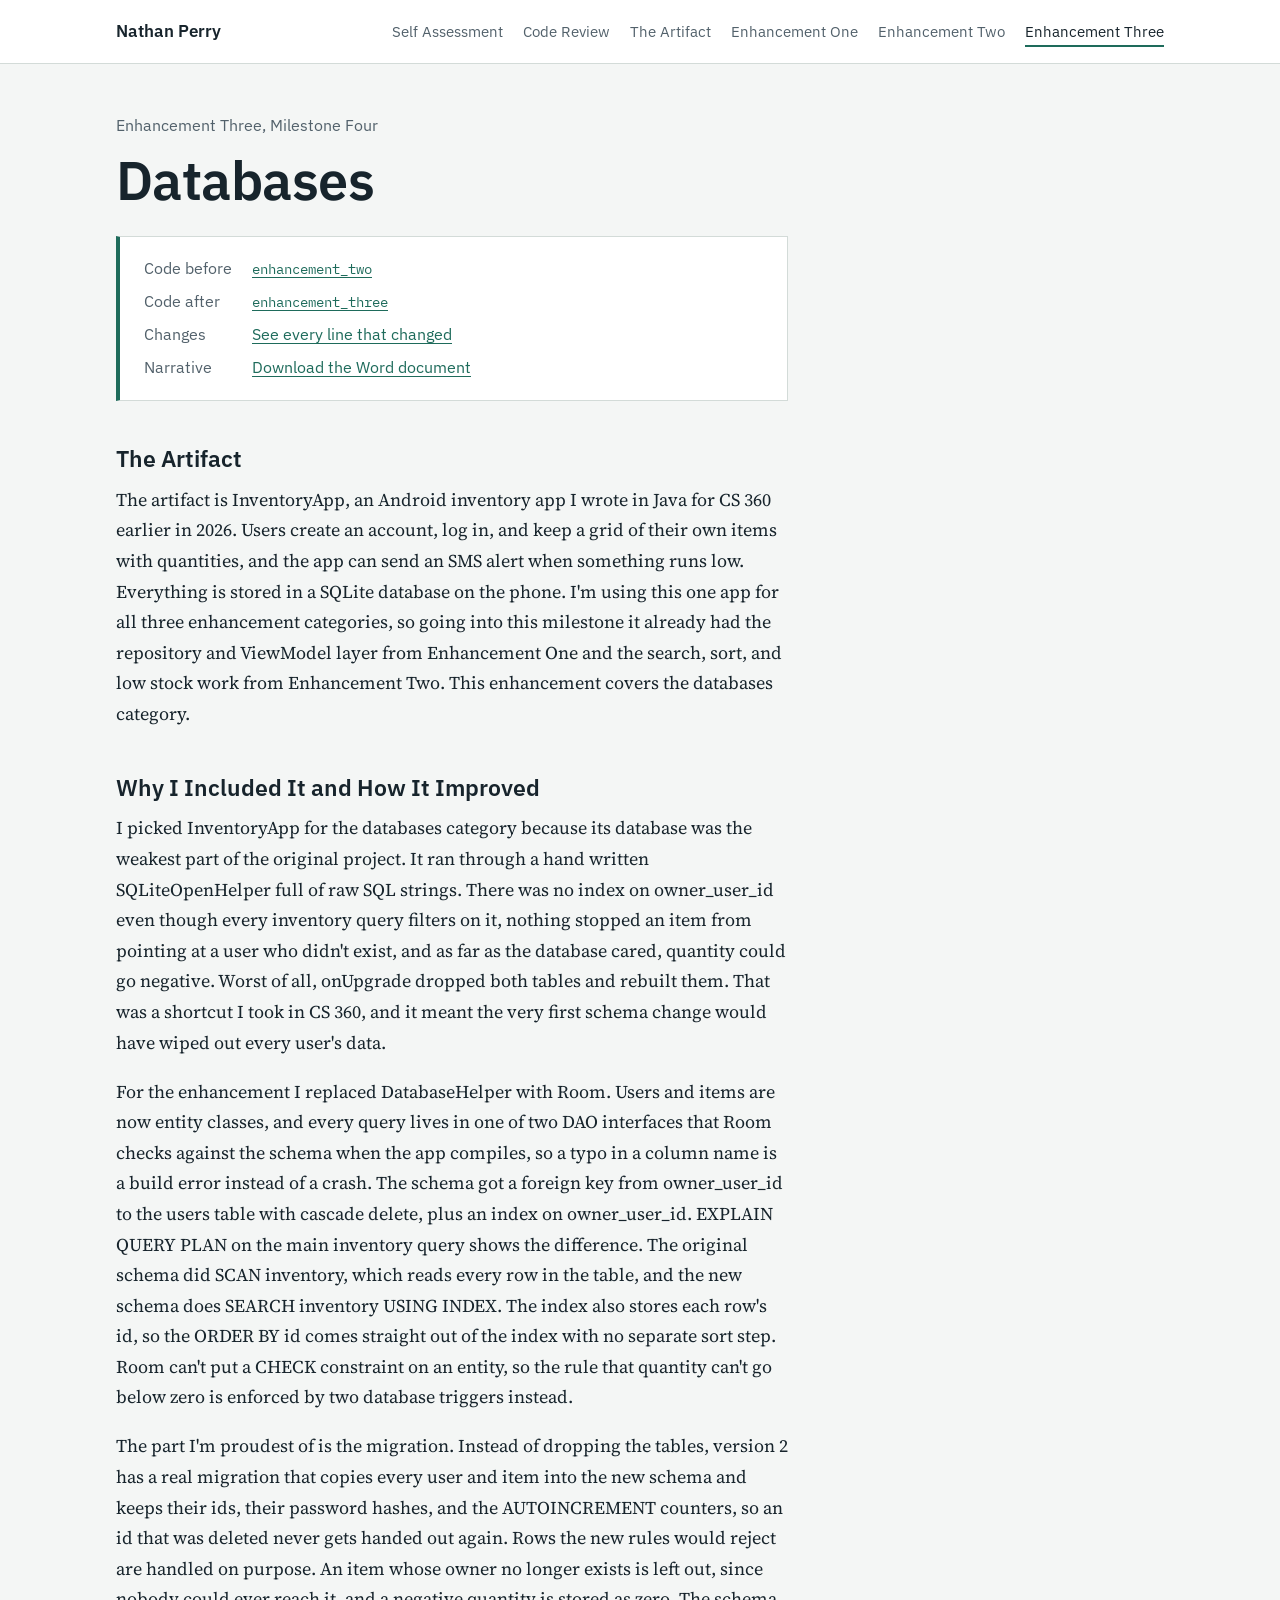
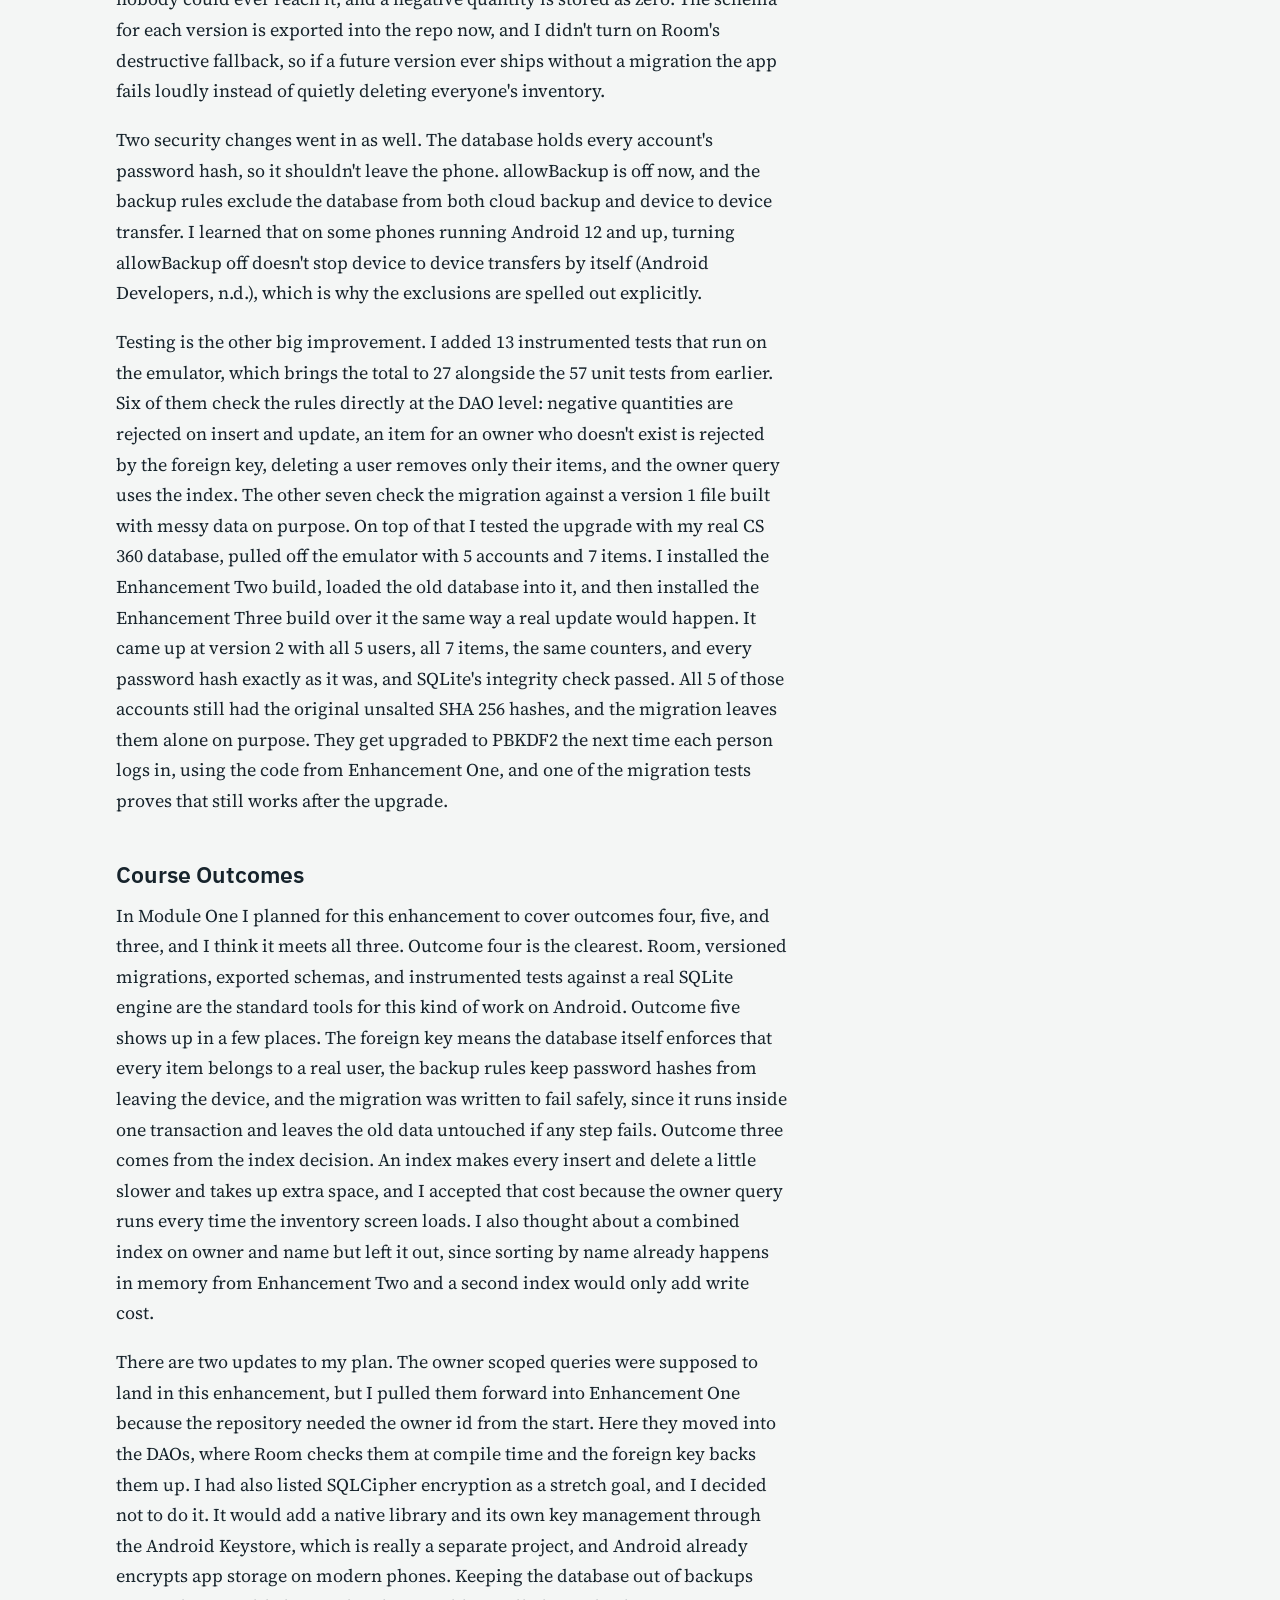
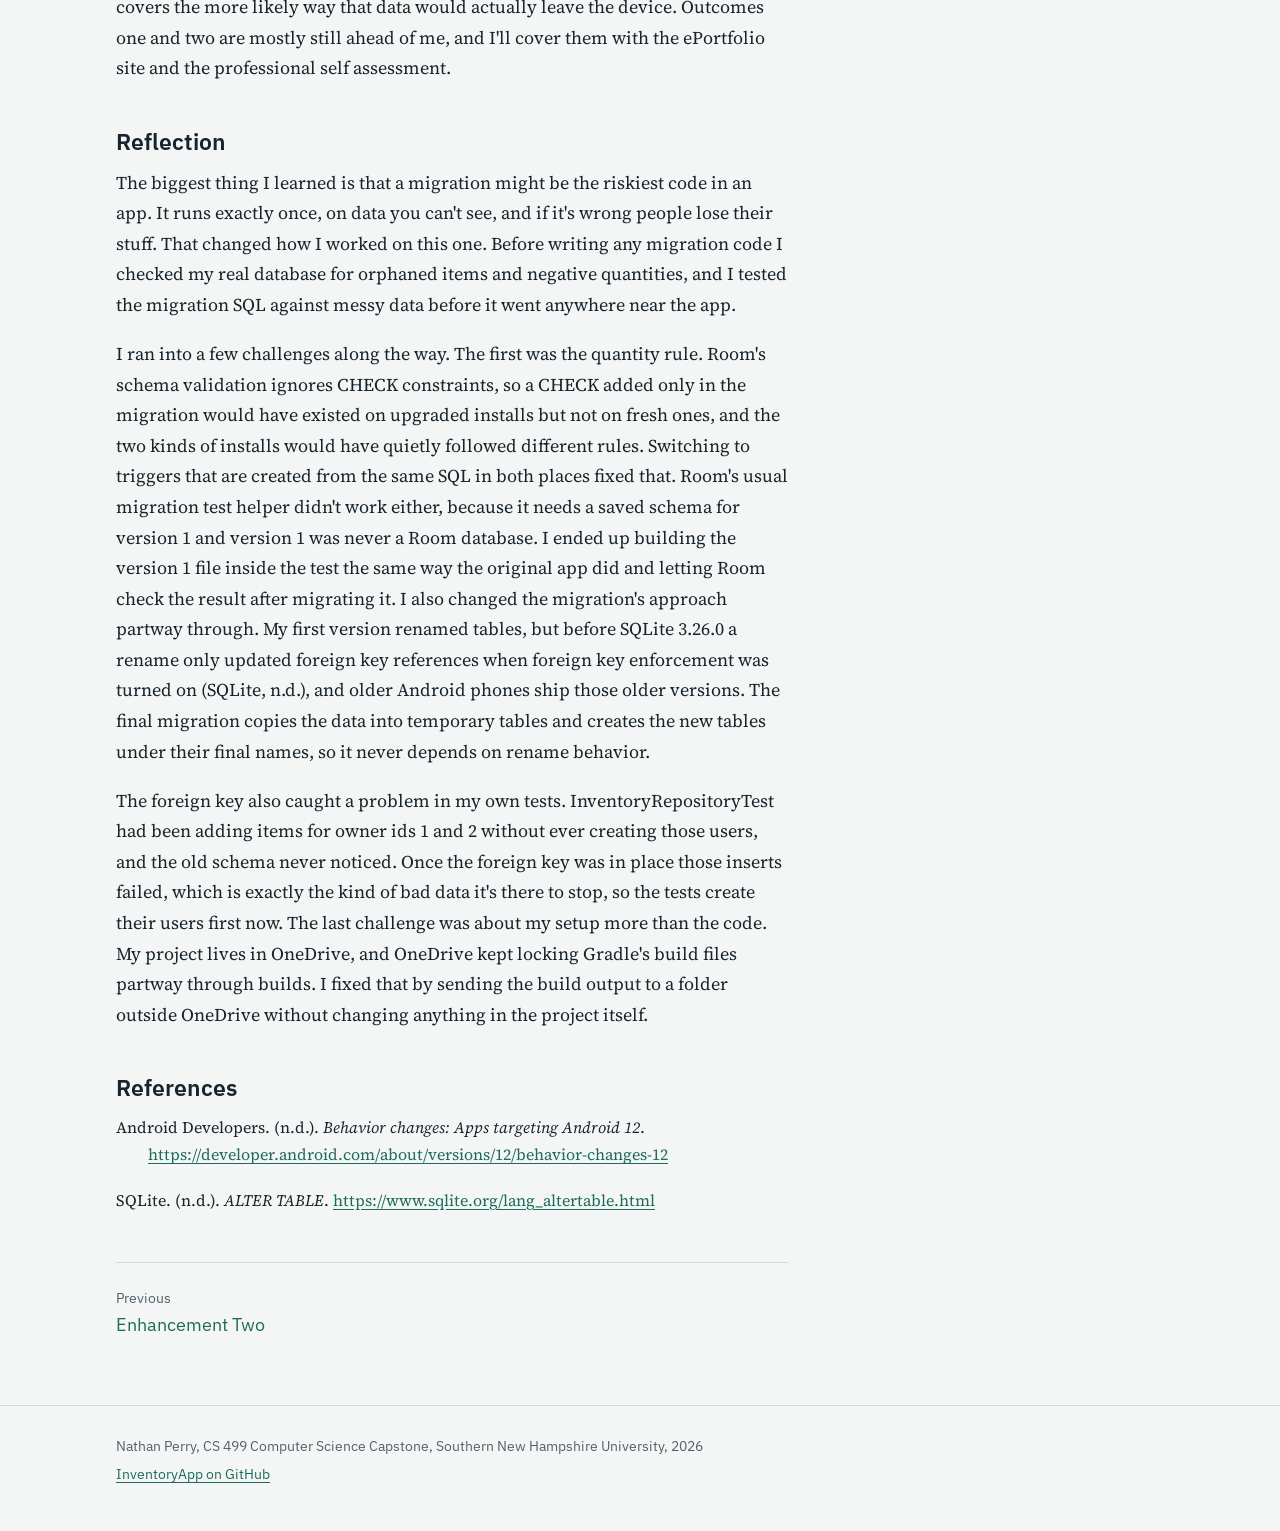
<file: enhancement-three.html>
<!doctype html>
<html lang="en">
<head>
<meta charset="utf-8">
<meta name="viewport" content="width=device-width, initial-scale=1">
<title>Enhancement Three: Databases | Nathan Perry</title>
<meta name="description" content="Enhancement Three of InventoryApp, databases, with the narrative and links to the code before and after.">
<link rel="icon" href="data:image/svg+xml,%3Csvg xmlns='http://www.w3.org/2000/svg' viewBox='0 0 32 32'%3E%3Crect width='32' height='32' rx='6' fill='%231e6b5b'/%3E%3Ctext x='16' y='21.5' font-family='Arial' font-size='14' font-weight='700' fill='white' text-anchor='middle'%3ENP%3C/text%3E%3C/svg%3E">
<link rel="preconnect" href="https://fonts.googleapis.com">
<link rel="preconnect" href="https://fonts.gstatic.com" crossorigin>
<link href="https://fonts.googleapis.com/css2?family=IBM+Plex+Mono&family=IBM+Plex+Sans:wght@400;500;600&family=Source+Serif+4:ital,opsz,wght@0,8..60,400;0,8..60,600;1,8..60,400&display=swap" rel="stylesheet">
<link rel="stylesheet" href="style.css">
</head>
<body>
<a class="skip" href="#content">Skip to content</a>
<header class="site-header">
<div class="wrap">
<a class="brand" href="index.html">Nathan Perry</a>
<nav class="site-nav" aria-label="Main">
<ul>
<li><a href="index.html">Self Assessment</a></li>
<li><a href="code-review.html">Code Review</a></li>
<li><a href="artifact.html">The Artifact</a></li>
<li><a href="enhancement-one.html">Enhancement One</a></li>
<li><a href="enhancement-two.html">Enhancement Two</a></li>
<li><a href="enhancement-three.html" aria-current="page">Enhancement Three</a></li>
</ul>
</nav>
</div>
</header>
<main id="content">
<div class="wrap">
<div class="page-head">
<p class="kicker">Enhancement Three, Milestone Four</p>
<h1>Databases</h1>
</div>
<div class="code-panel">
<dl>
<dt>Code before</dt><dd><a href="https://github.com/ncperry95/CS-360-Portfolio-InventoryApp/tree/enhancement_two"><code>enhancement_two</code></a></dd>
<dt>Code after</dt><dd><a href="https://github.com/ncperry95/CS-360-Portfolio-InventoryApp/tree/enhancement_three"><code>enhancement_three</code></a></dd>
<dt>Changes</dt><dd><a href="https://github.com/ncperry95/CS-360-Portfolio-InventoryApp/compare/enhancement_two...enhancement_three">See every line that changed</a></dd>
<dt>Narrative</dt><dd><a href="files/Perry_CS499_Milestone_Four_Narrative.docx">Download the Word document</a></dd>
</dl>
</div>
<article class="prose">
<h2>The Artifact</h2>
<p>The artifact is InventoryApp, an Android inventory app I wrote in Java for CS 360 earlier in 2026. Users create an account, log in, and keep a grid of their own items with quantities, and the app can send an SMS alert when something runs low. Everything is stored in a SQLite database on the phone. I'm using this one app for all three enhancement categories, so going into this milestone it already had the repository and ViewModel layer from Enhancement One and the search, sort, and low stock work from Enhancement Two. This enhancement covers the databases category.</p>
<h2>Why I Included It and How It Improved</h2>
<p>I picked InventoryApp for the databases category because its database was the weakest part of the original project. It ran through a hand written SQLiteOpenHelper full of raw SQL strings. There was no index on owner_user_id even though every inventory query filters on it, nothing stopped an item from pointing at a user who didn't exist, and as far as the database cared, quantity could go negative. Worst of all, onUpgrade dropped both tables and rebuilt them. That was a shortcut I took in CS 360, and it meant the very first schema change would have wiped out every user's data.</p>
<p>For the enhancement I replaced DatabaseHelper with Room. Users and items are now entity classes, and every query lives in one of two DAO interfaces that Room checks against the schema when the app compiles, so a typo in a column name is a build error instead of a crash. The schema got a foreign key from owner_user_id to the users table with cascade delete, plus an index on owner_user_id. EXPLAIN QUERY PLAN on the main inventory query shows the difference. The original schema did SCAN inventory, which reads every row in the table, and the new schema does SEARCH inventory USING INDEX. The index also stores each row's id, so the ORDER BY id comes straight out of the index with no separate sort step. Room can't put a CHECK constraint on an entity, so the rule that quantity can't go below zero is enforced by two database triggers instead.</p>
<p>The part I'm proudest of is the migration. Instead of dropping the tables, version 2 has a real migration that copies every user and item into the new schema and keeps their ids, their password hashes, and the AUTOINCREMENT counters, so an id that was deleted never gets handed out again. Rows the new rules would reject are handled on purpose. An item whose owner no longer exists is left out, since nobody could ever reach it, and a negative quantity is stored as zero. The schema for each version is exported into the repo now, and I didn't turn on Room's destructive fallback, so if a future version ever ships without a migration the app fails loudly instead of quietly deleting everyone's inventory.</p>
<p>Two security changes went in as well. The database holds every account's password hash, so it shouldn't leave the phone. allowBackup is off now, and the backup rules exclude the database from both cloud backup and device to device transfer. I learned that on some phones running Android 12 and up, turning allowBackup off doesn't stop device to device transfers by itself (Android Developers, n.d.), which is why the exclusions are spelled out explicitly.</p>
<p>Testing is the other big improvement. I added 13 instrumented tests that run on the emulator, which brings the total to 27 alongside the 57 unit tests from earlier. Six of them check the rules directly at the DAO level: negative quantities are rejected on insert and update, an item for an owner who doesn't exist is rejected by the foreign key, deleting a user removes only their items, and the owner query uses the index. The other seven check the migration against a version 1 file built with messy data on purpose. On top of that I tested the upgrade with my real CS 360 database, pulled off the emulator with 5 accounts and 7 items. I installed the Enhancement Two build, loaded the old database into it, and then installed the Enhancement Three build over it the same way a real update would happen. It came up at version 2 with all 5 users, all 7 items, the same counters, and every password hash exactly as it was, and SQLite's integrity check passed. All 5 of those accounts still had the original unsalted SHA 256 hashes, and the migration leaves them alone on purpose. They get upgraded to PBKDF2 the next time each person logs in, using the code from Enhancement One, and one of the migration tests proves that still works after the upgrade.</p>
<h2>Course Outcomes</h2>
<p>In Module One I planned for this enhancement to cover outcomes four, five, and three, and I think it meets all three. Outcome four is the clearest. Room, versioned migrations, exported schemas, and instrumented tests against a real SQLite engine are the standard tools for this kind of work on Android. Outcome five shows up in a few places. The foreign key means the database itself enforces that every item belongs to a real user, the backup rules keep password hashes from leaving the device, and the migration was written to fail safely, since it runs inside one transaction and leaves the old data untouched if any step fails. Outcome three comes from the index decision. An index makes every insert and delete a little slower and takes up extra space, and I accepted that cost because the owner query runs every time the inventory screen loads. I also thought about a combined index on owner and name but left it out, since sorting by name already happens in memory from Enhancement Two and a second index would only add write cost.</p>
<p>There are two updates to my plan. The owner scoped queries were supposed to land in this enhancement, but I pulled them forward into Enhancement One because the repository needed the owner id from the start. Here they moved into the DAOs, where Room checks them at compile time and the foreign key backs them up. I had also listed SQLCipher encryption as a stretch goal, and I decided not to do it. It would add a native library and its own key management through the Android Keystore, which is really a separate project, and Android already encrypts app storage on modern phones. Keeping the database out of backups covers the more likely way that data would actually leave the device. Outcomes one and two are mostly still ahead of me, and I'll cover them with the ePortfolio site and the professional self assessment.</p>
<h2>Reflection</h2>
<p>The biggest thing I learned is that a migration might be the riskiest code in an app. It runs exactly once, on data you can't see, and if it's wrong people lose their stuff. That changed how I worked on this one. Before writing any migration code I checked my real database for orphaned items and negative quantities, and I tested the migration SQL against messy data before it went anywhere near the app.</p>
<p>I ran into a few challenges along the way. The first was the quantity rule. Room's schema validation ignores CHECK constraints, so a CHECK added only in the migration would have existed on upgraded installs but not on fresh ones, and the two kinds of installs would have quietly followed different rules. Switching to triggers that are created from the same SQL in both places fixed that. Room's usual migration test helper didn't work either, because it needs a saved schema for version 1 and version 1 was never a Room database. I ended up building the version 1 file inside the test the same way the original app did and letting Room check the result after migrating it. I also changed the migration's approach partway through. My first version renamed tables, but before SQLite 3.26.0 a rename only updated foreign key references when foreign key enforcement was turned on (SQLite, n.d.), and older Android phones ship those older versions. The final migration copies the data into temporary tables and creates the new tables under their final names, so it never depends on rename behavior.</p>
<p>The foreign key also caught a problem in my own tests. InventoryRepositoryTest had been adding items for owner ids 1 and 2 without ever creating those users, and the old schema never noticed. Once the foreign key was in place those inserts failed, which is exactly the kind of bad data it's there to stop, so the tests create their users first now. The last challenge was about my setup more than the code. My project lives in OneDrive, and OneDrive kept locking Gradle's build files partway through builds. I fixed that by sending the build output to a folder outside OneDrive without changing anything in the project itself.</p>
<h2>References</h2>
<div class="refs">
<p>Android Developers. (n.d.). <em>Behavior changes: Apps targeting Android 12</em>. <a href="https://developer.android.com/about/versions/12/behavior-changes-12">https://developer.android.com/about/versions/12/behavior-changes-12</a></p>
<p>SQLite. (n.d.). <em>ALTER TABLE</em>. <a href="https://www.sqlite.org/lang_altertable.html">https://www.sqlite.org/lang_altertable.html</a></p>
</div>
</article>
<nav class="pager" aria-label="Previous and next page">
<a href="enhancement-two.html"><span>Previous</span>Enhancement Two</a>
<span></span>
</nav>
</div>
</main>
<footer class="site-footer">
<div class="wrap">
<p>Nathan Perry, CS 499 Computer Science Capstone, Southern New Hampshire University, 2026</p>
<p><a href="https://github.com/ncperry95/CS-360-Portfolio-InventoryApp">InventoryApp on GitHub</a></p>
</div>
</footer>
</body>
</html>
</file>
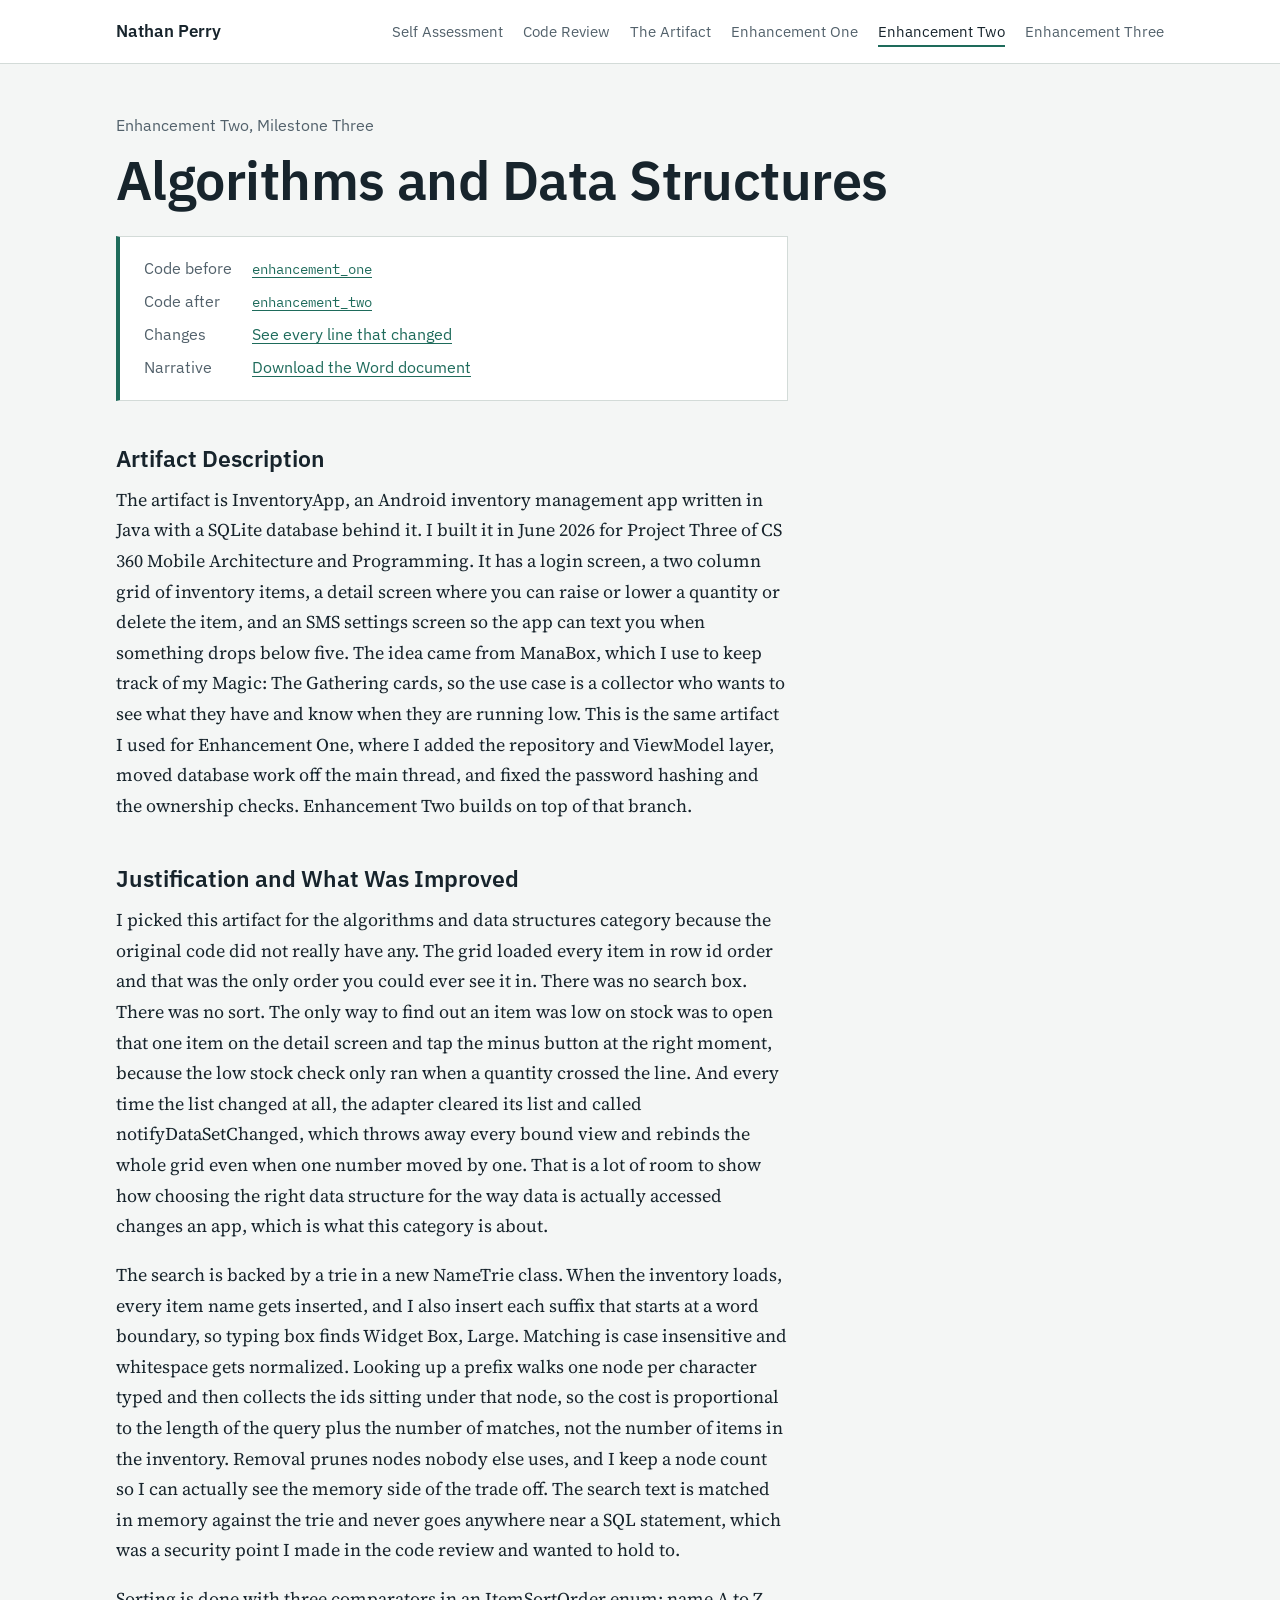
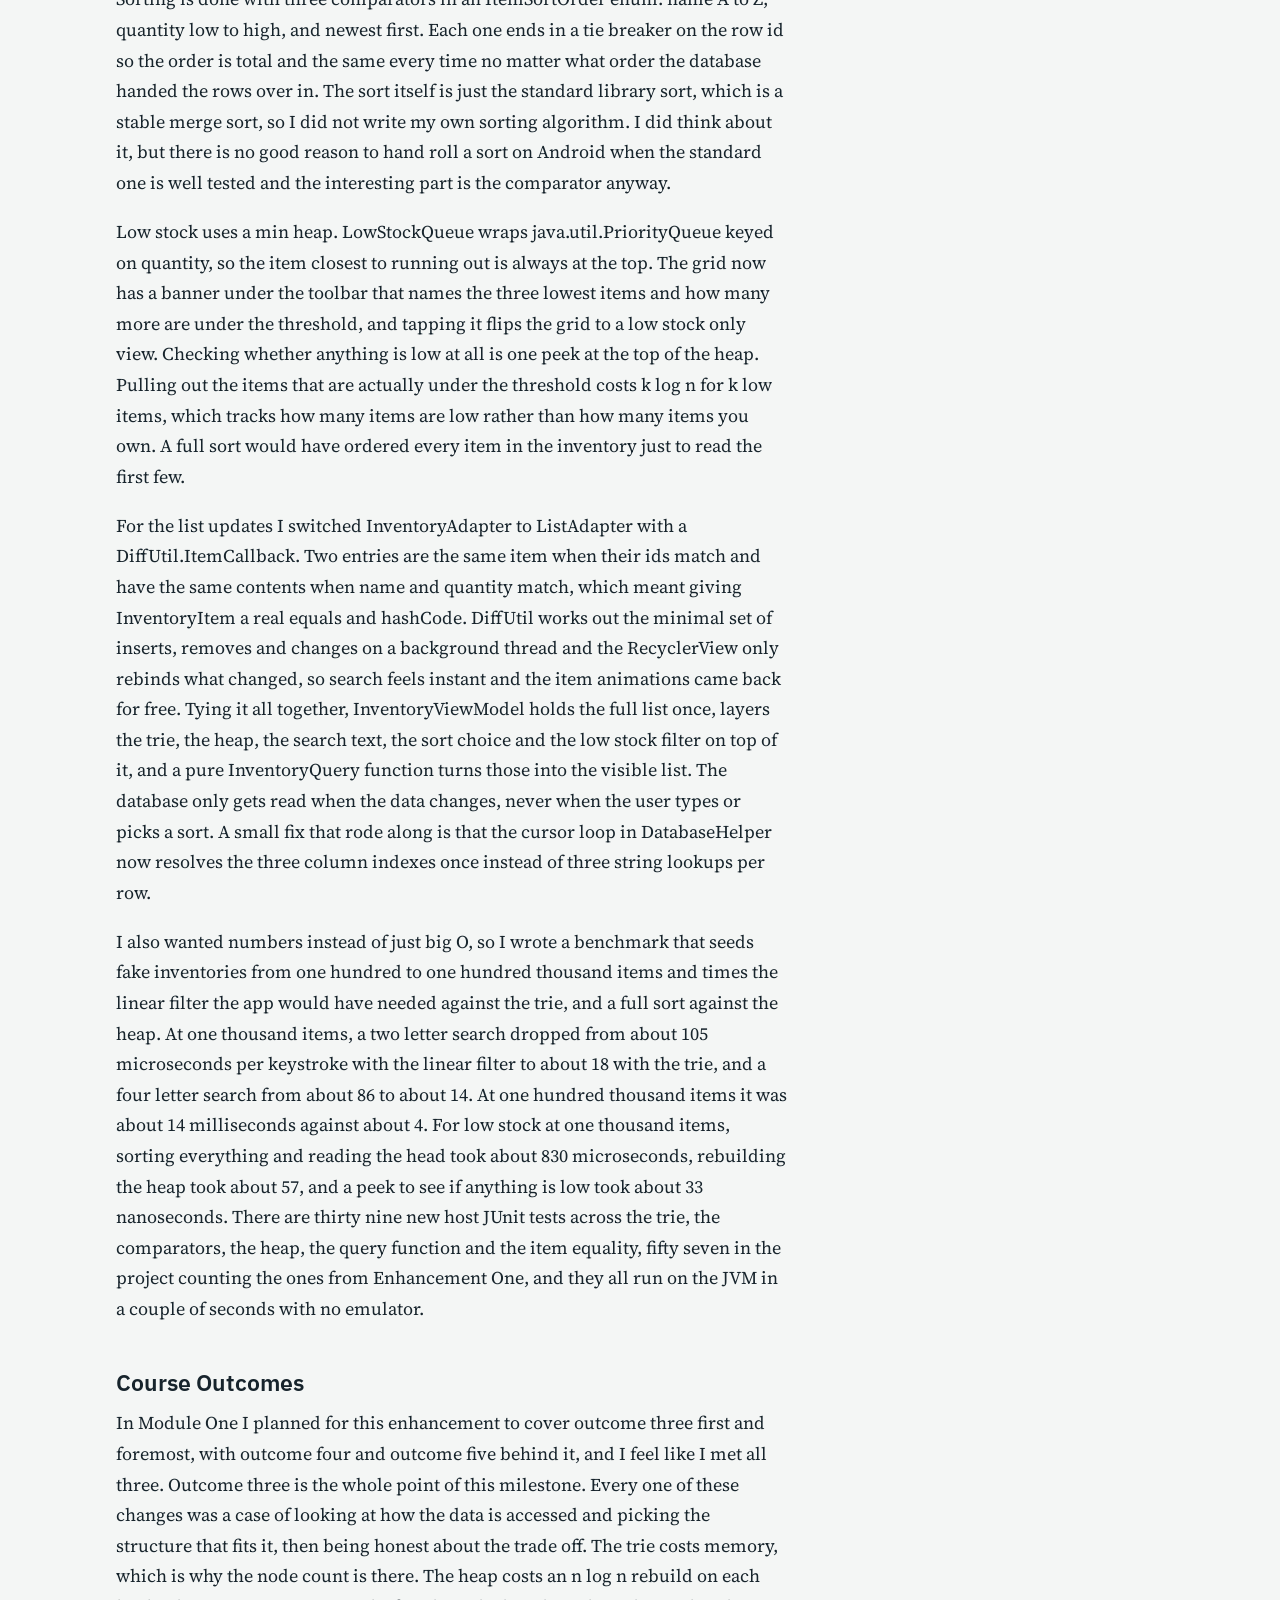
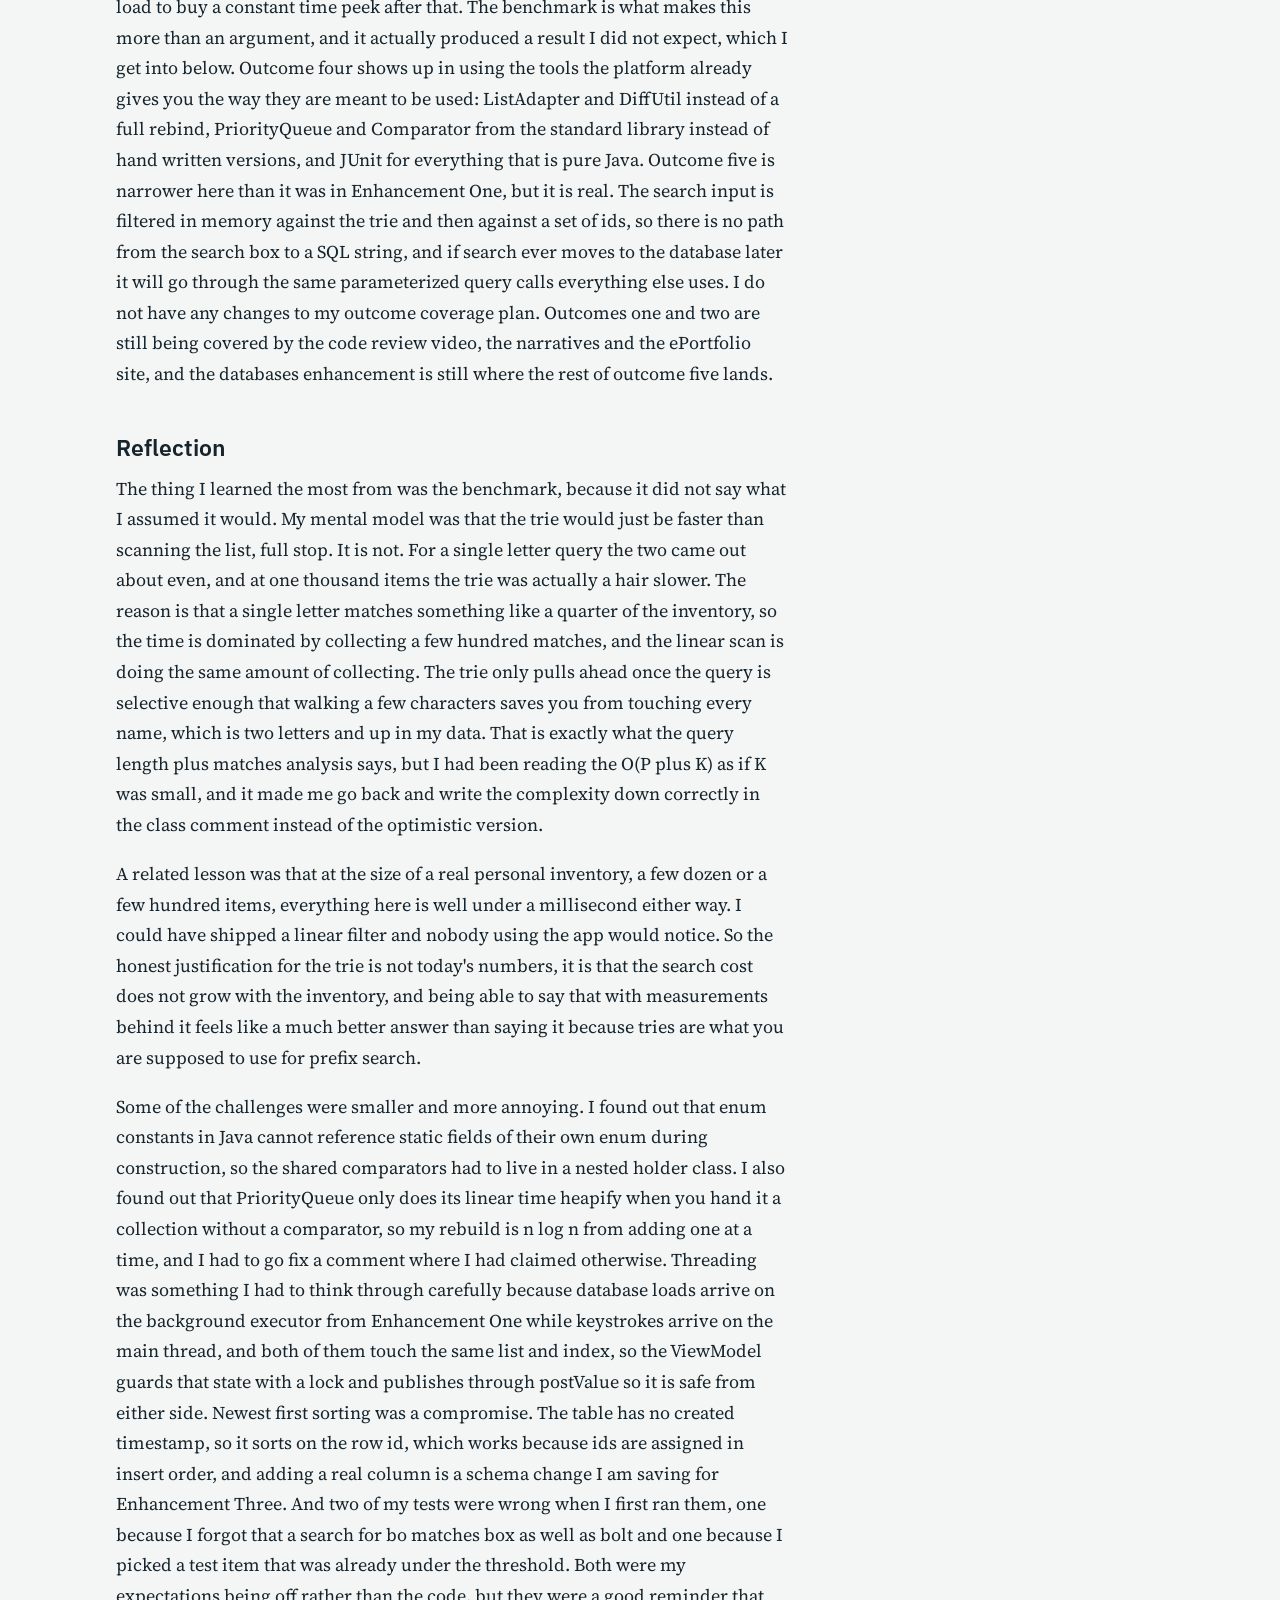
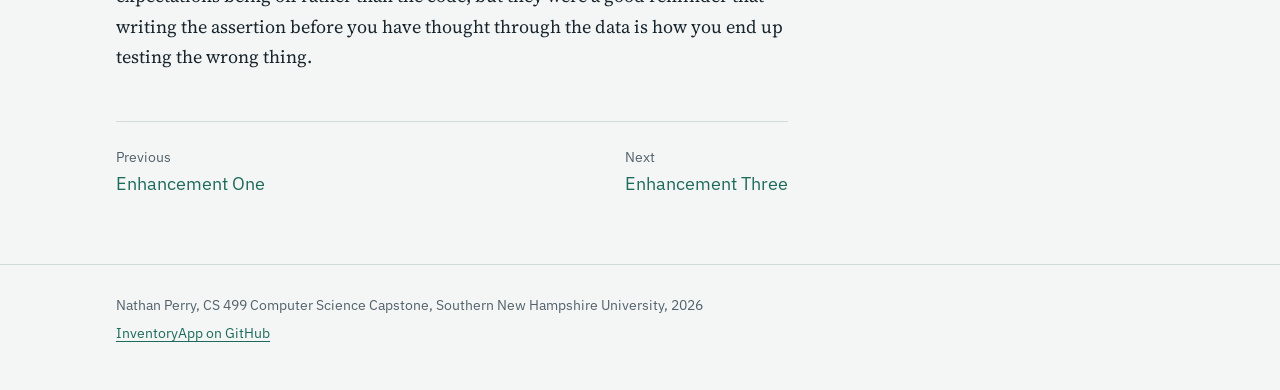
<file: enhancement-two.html>
<!doctype html>
<html lang="en">
<head>
<meta charset="utf-8">
<meta name="viewport" content="width=device-width, initial-scale=1">
<title>Enhancement Two: Algorithms and Data Structures | Nathan Perry</title>
<meta name="description" content="Enhancement Two of InventoryApp, algorithms and data structures, with the narrative and links to the code before and after.">
<link rel="icon" href="data:image/svg+xml,%3Csvg xmlns='http://www.w3.org/2000/svg' viewBox='0 0 32 32'%3E%3Crect width='32' height='32' rx='6' fill='%231e6b5b'/%3E%3Ctext x='16' y='21.5' font-family='Arial' font-size='14' font-weight='700' fill='white' text-anchor='middle'%3ENP%3C/text%3E%3C/svg%3E">
<link rel="preconnect" href="https://fonts.googleapis.com">
<link rel="preconnect" href="https://fonts.gstatic.com" crossorigin>
<link href="https://fonts.googleapis.com/css2?family=IBM+Plex+Mono&family=IBM+Plex+Sans:wght@400;500;600&family=Source+Serif+4:ital,opsz,wght@0,8..60,400;0,8..60,600;1,8..60,400&display=swap" rel="stylesheet">
<link rel="stylesheet" href="style.css">
</head>
<body>
<a class="skip" href="#content">Skip to content</a>
<header class="site-header">
<div class="wrap">
<a class="brand" href="index.html">Nathan Perry</a>
<nav class="site-nav" aria-label="Main">
<ul>
<li><a href="index.html">Self Assessment</a></li>
<li><a href="code-review.html">Code Review</a></li>
<li><a href="artifact.html">The Artifact</a></li>
<li><a href="enhancement-one.html">Enhancement One</a></li>
<li><a href="enhancement-two.html" aria-current="page">Enhancement Two</a></li>
<li><a href="enhancement-three.html">Enhancement Three</a></li>
</ul>
</nav>
</div>
</header>
<main id="content">
<div class="wrap">
<div class="page-head">
<p class="kicker">Enhancement Two, Milestone Three</p>
<h1>Algorithms and Data Structures</h1>
</div>
<div class="code-panel">
<dl>
<dt>Code before</dt><dd><a href="https://github.com/ncperry95/CS-360-Portfolio-InventoryApp/tree/enhancement_one"><code>enhancement_one</code></a></dd>
<dt>Code after</dt><dd><a href="https://github.com/ncperry95/CS-360-Portfolio-InventoryApp/tree/enhancement_two"><code>enhancement_two</code></a></dd>
<dt>Changes</dt><dd><a href="https://github.com/ncperry95/CS-360-Portfolio-InventoryApp/compare/enhancement_one...enhancement_two">See every line that changed</a></dd>
<dt>Narrative</dt><dd><a href="files/Perry_CS499_Milestone_Three_Narrative.docx">Download the Word document</a></dd>
</dl>
</div>
<article class="prose">
<h2>Artifact Description</h2>
<p>The artifact is InventoryApp, an Android inventory management app written in Java with a SQLite database behind it. I built it in June 2026 for Project Three of CS 360 Mobile Architecture and Programming. It has a login screen, a two column grid of inventory items, a detail screen where you can raise or lower a quantity or delete the item, and an SMS settings screen so the app can text you when something drops below five. The idea came from ManaBox, which I use to keep track of my Magic: The Gathering cards, so the use case is a collector who wants to see what they have and know when they are running low. This is the same artifact I used for Enhancement One, where I added the repository and ViewModel layer, moved database work off the main thread, and fixed the password hashing and the ownership checks. Enhancement Two builds on top of that branch.</p>
<h2>Justification and What Was Improved</h2>
<p>I picked this artifact for the algorithms and data structures category because the original code did not really have any. The grid loaded every item in row id order and that was the only order you could ever see it in. There was no search box. There was no sort. The only way to find out an item was low on stock was to open that one item on the detail screen and tap the minus button at the right moment, because the low stock check only ran when a quantity crossed the line. And every time the list changed at all, the adapter cleared its list and called notifyDataSetChanged, which throws away every bound view and rebinds the whole grid even when one number moved by one. That is a lot of room to show how choosing the right data structure for the way data is actually accessed changes an app, which is what this category is about.</p>
<p>The search is backed by a trie in a new NameTrie class. When the inventory loads, every item name gets inserted, and I also insert each suffix that starts at a word boundary, so typing box finds Widget Box, Large. Matching is case insensitive and whitespace gets normalized. Looking up a prefix walks one node per character typed and then collects the ids sitting under that node, so the cost is proportional to the length of the query plus the number of matches, not the number of items in the inventory. Removal prunes nodes nobody else uses, and I keep a node count so I can actually see the memory side of the trade off. The search text is matched in memory against the trie and never goes anywhere near a SQL statement, which was a security point I made in the code review and wanted to hold to.</p>
<p>Sorting is done with three comparators in an ItemSortOrder enum: name A to Z, quantity low to high, and newest first. Each one ends in a tie breaker on the row id so the order is total and the same every time no matter what order the database handed the rows over in. The sort itself is just the standard library sort, which is a stable merge sort, so I did not write my own sorting algorithm. I did think about it, but there is no good reason to hand roll a sort on Android when the standard one is well tested and the interesting part is the comparator anyway.</p>
<p>Low stock uses a min heap. LowStockQueue wraps java.util.PriorityQueue keyed on quantity, so the item closest to running out is always at the top. The grid now has a banner under the toolbar that names the three lowest items and how many more are under the threshold, and tapping it flips the grid to a low stock only view. Checking whether anything is low at all is one peek at the top of the heap. Pulling out the items that are actually under the threshold costs k log n for k low items, which tracks how many items are low rather than how many items you own. A full sort would have ordered every item in the inventory just to read the first few.</p>
<p>For the list updates I switched InventoryAdapter to ListAdapter with a DiffUtil.ItemCallback. Two entries are the same item when their ids match and have the same contents when name and quantity match, which meant giving InventoryItem a real equals and hashCode. DiffUtil works out the minimal set of inserts, removes and changes on a background thread and the RecyclerView only rebinds what changed, so search feels instant and the item animations came back for free. Tying it all together, InventoryViewModel holds the full list once, layers the trie, the heap, the search text, the sort choice and the low stock filter on top of it, and a pure InventoryQuery function turns those into the visible list. The database only gets read when the data changes, never when the user types or picks a sort. A small fix that rode along is that the cursor loop in DatabaseHelper now resolves the three column indexes once instead of three string lookups per row.</p>
<p>I also wanted numbers instead of just big O, so I wrote a benchmark that seeds fake inventories from one hundred to one hundred thousand items and times the linear filter the app would have needed against the trie, and a full sort against the heap. At one thousand items, a two letter search dropped from about 105 microseconds per keystroke with the linear filter to about 18 with the trie, and a four letter search from about 86 to about 14. At one hundred thousand items it was about 14 milliseconds against about 4. For low stock at one thousand items, sorting everything and reading the head took about 830 microseconds, rebuilding the heap took about 57, and a peek to see if anything is low took about 33 nanoseconds. There are thirty nine new host JUnit tests across the trie, the comparators, the heap, the query function and the item equality, fifty seven in the project counting the ones from Enhancement One, and they all run on the JVM in a couple of seconds with no emulator.</p>
<h2>Course Outcomes</h2>
<p>In Module One I planned for this enhancement to cover outcome three first and foremost, with outcome four and outcome five behind it, and I feel like I met all three. Outcome three is the whole point of this milestone. Every one of these changes was a case of looking at how the data is accessed and picking the structure that fits it, then being honest about the trade off. The trie costs memory, which is why the node count is there. The heap costs an n log n rebuild on each load to buy a constant time peek after that. The benchmark is what makes this more than an argument, and it actually produced a result I did not expect, which I get into below. Outcome four shows up in using the tools the platform already gives you the way they are meant to be used: ListAdapter and DiffUtil instead of a full rebind, PriorityQueue and Comparator from the standard library instead of hand written versions, and JUnit for everything that is pure Java. Outcome five is narrower here than it was in Enhancement One, but it is real. The search input is filtered in memory against the trie and then against a set of ids, so there is no path from the search box to a SQL string, and if search ever moves to the database later it will go through the same parameterized query calls everything else uses. I do not have any changes to my outcome coverage plan. Outcomes one and two are still being covered by the code review video, the narratives and the ePortfolio site, and the databases enhancement is still where the rest of outcome five lands.</p>
<h2>Reflection</h2>
<p>The thing I learned the most from was the benchmark, because it did not say what I assumed it would. My mental model was that the trie would just be faster than scanning the list, full stop. It is not. For a single letter query the two came out about even, and at one thousand items the trie was actually a hair slower. The reason is that a single letter matches something like a quarter of the inventory, so the time is dominated by collecting a few hundred matches, and the linear scan is doing the same amount of collecting. The trie only pulls ahead once the query is selective enough that walking a few characters saves you from touching every name, which is two letters and up in my data. That is exactly what the query length plus matches analysis says, but I had been reading the O(P plus K) as if K was small, and it made me go back and write the complexity down correctly in the class comment instead of the optimistic version.</p>
<p>A related lesson was that at the size of a real personal inventory, a few dozen or a few hundred items, everything here is well under a millisecond either way. I could have shipped a linear filter and nobody using the app would notice. So the honest justification for the trie is not today's numbers, it is that the search cost does not grow with the inventory, and being able to say that with measurements behind it feels like a much better answer than saying it because tries are what you are supposed to use for prefix search.</p>
<p>Some of the challenges were smaller and more annoying. I found out that enum constants in Java cannot reference static fields of their own enum during construction, so the shared comparators had to live in a nested holder class. I also found out that PriorityQueue only does its linear time heapify when you hand it a collection without a comparator, so my rebuild is n log n from adding one at a time, and I had to go fix a comment where I had claimed otherwise. Threading was something I had to think through carefully because database loads arrive on the background executor from Enhancement One while keystrokes arrive on the main thread, and both of them touch the same list and index, so the ViewModel guards that state with a lock and publishes through postValue so it is safe from either side. Newest first sorting was a compromise. The table has no created timestamp, so it sorts on the row id, which works because ids are assigned in insert order, and adding a real column is a schema change I am saving for Enhancement Three. And two of my tests were wrong when I first ran them, one because I forgot that a search for bo matches box as well as bolt and one because I picked a test item that was already under the threshold. Both were my expectations being off rather than the code, but they were a good reminder that writing the assertion before you have thought through the data is how you end up testing the wrong thing.</p>
</article>
<nav class="pager" aria-label="Previous and next page">
<a href="enhancement-one.html"><span>Previous</span>Enhancement One</a>
<a href="enhancement-three.html"><span>Next</span>Enhancement Three</a>
</nav>
</div>
</main>
<footer class="site-footer">
<div class="wrap">
<p>Nathan Perry, CS 499 Computer Science Capstone, Southern New Hampshire University, 2026</p>
<p><a href="https://github.com/ncperry95/CS-360-Portfolio-InventoryApp">InventoryApp on GitHub</a></p>
</div>
</footer>
</body>
</html>
</file>
<file: style.css>
:root {
  --bg: #f4f6f5;
  --surface: #ffffff;
  --ink: #17242c;
  --muted: #52616b;
  --rule: #d3dbd8;
  --accent: #1e6b5b;
  --accent-soft: #e1eeea;
  --focus: #9a6510;
  --sans: "IBM Plex Sans", "Segoe UI", system-ui, sans-serif;
  --serif: "Source Serif 4", Georgia, "Times New Roman", serif;
  --mono: "IBM Plex Mono", Consolas, monospace;
}
@media (prefers-color-scheme: dark) {
  :root {
    --bg: #111a1f;
    --surface: #18242b;
    --ink: #e4ebe8;
    --muted: #a3b2b9;
    --rule: #2c3b43;
    --accent: #6cc2ad;
    --accent-soft: #1d3a35;
    --focus: #e0b053;
  }
}
* { box-sizing: border-box; }
html { -webkit-text-size-adjust: 100%; }
body {
  margin: 0;
  background: var(--bg);
  color: var(--ink);
  font-family: var(--serif);
  font-size: 1.125rem;
  line-height: 1.7;
}
a { color: var(--accent); text-underline-offset: 0.18em; }
a:hover { text-decoration-thickness: 2px; }
:focus-visible { outline: 3px solid var(--focus); outline-offset: 3px; border-radius: 2px; }
.skip { position: absolute; left: -999px; top: 0; background: var(--surface); padding: 0.5rem 1rem; z-index: 10; font-family: var(--sans); }
.skip:focus { left: 1rem; top: 1rem; }

.site-header { background: var(--surface); border-bottom: 1px solid var(--rule); }
.site-header .wrap { display: flex; flex-wrap: wrap; align-items: baseline; justify-content: space-between; gap: 0.5rem 2rem; padding-top: 1rem; padding-bottom: 1rem; }
.brand { font-family: var(--sans); font-weight: 600; font-size: 1.05rem; color: var(--ink); text-decoration: none; }
.site-nav ul { list-style: none; margin: 0; padding: 0; display: flex; flex-wrap: wrap; gap: 0.25rem 1.25rem; }
.site-nav a { font-family: var(--sans); font-size: 0.95rem; color: var(--muted); text-decoration: none; padding: 0.25rem 0; border-bottom: 2px solid transparent; }
.site-nav a:hover { color: var(--ink); }
.site-nav a[aria-current="page"] { color: var(--ink); border-bottom-color: var(--accent); }

.wrap { max-width: 68rem; margin: 0 auto; padding-left: 1.25rem; padding-right: 1.25rem; }
main { padding-bottom: 4rem; }

.page-head { padding: 3rem 0 1.5rem; }
.page-head .kicker { font-family: var(--sans); color: var(--muted); font-size: 1rem; margin: 0 0 0.5rem; }
h1, h2, h3 { font-family: var(--sans); line-height: 1.2; color: var(--ink); }
h1 { font-size: clamp(2.1rem, 5vw, 3.4rem); font-weight: 600; margin: 0; letter-spacing: -0.01em; }
.lede { font-size: 1.25rem; color: var(--muted); max-width: 40rem; margin: 1rem 0 0; }

.prose { max-width: 42rem; }
.prose h2 { font-size: 1.45rem; font-weight: 600; margin: 2.75rem 0 0.75rem; }
.prose h3 { font-size: 1.2rem; font-weight: 600; margin: 2.25rem 0 0.5rem; }
.prose p { margin: 0 0 1.15rem; }
.prose .refs p { padding-left: 2rem; text-indent: -2rem; font-size: 1rem; overflow-wrap: anywhere; }

/* Version track: the one sequence on the site */
.track { list-style: none; margin: 2.25rem 0 0; padding: 0; display: grid; grid-template-columns: repeat(4, 1fr); position: relative; }
.track::before { content: ""; position: absolute; left: 0.6rem; right: 0.6rem; top: 0.6rem; height: 2px; background: var(--rule); }
.track li { position: relative; padding: 2rem 1rem 0 0; }
.track li::before { content: ""; position: absolute; left: 0; top: 0; width: 1.2rem; height: 1.2rem; border-radius: 50%; background: var(--surface); border: 2px solid var(--accent); }
.track li.final::before { background: var(--accent); }
.track a { display: block; text-decoration: none; color: var(--ink); }
.track a:hover .t-label { text-decoration: underline; text-decoration-color: var(--accent); }
.t-tag { font-family: var(--mono); font-size: 0.85rem; color: var(--accent); display: block; }
.t-hash { font-family: var(--mono); font-size: 0.8rem; color: var(--muted); }
.t-label { font-family: var(--sans); font-weight: 600; font-size: 1.05rem; display: block; margin-top: 0.35rem; line-height: 1.3; }
.t-note { font-family: var(--sans); font-size: 0.9rem; color: var(--muted); display: block; margin-top: 0.25rem; line-height: 1.4; }

.intro-band { padding: 3.25rem 0 2.75rem; border-bottom: 1px solid var(--rule); }
.section { padding-top: 2.5rem; }
.section > h2:first-child { margin-top: 0; }

.doc-link { font-family: var(--sans); font-size: 0.95rem; }

/* Code panel on enhancement pages */
.code-panel { background: var(--surface); border: 1px solid var(--rule); border-left: 4px solid var(--accent); padding: 1.25rem 1.5rem; margin: 0 0 2.5rem; max-width: 42rem; font-family: var(--sans); font-size: 0.98rem; line-height: 1.5; }
.code-panel dl { margin: 0; display: grid; grid-template-columns: max-content 1fr; gap: 0.6rem 1.25rem; }
.code-panel dt { color: var(--muted); }
.code-panel dd { margin: 0; overflow-wrap: anywhere; }
.code-panel code { font-family: var(--mono); font-size: 0.9rem; }

.pager { display: flex; justify-content: space-between; gap: 1rem; flex-wrap: wrap; max-width: 42rem; margin-top: 3rem; padding-top: 1.5rem; border-top: 1px solid var(--rule); font-family: var(--sans); }
.pager a { text-decoration: none; }
.pager span { display: block; font-size: 0.85rem; color: var(--muted); }

.video { max-width: 56rem; margin: 0 0 1.25rem; background: #000; border: 1px solid var(--rule); }
.video video { display: block; width: 100%; height: auto; }

.compare { display: grid; grid-template-columns: 1fr 1fr; gap: 1.5rem; max-width: 56rem; margin: 1.5rem 0 0; }
.compare section { background: var(--surface); border: 1px solid var(--rule); padding: 1.25rem 1.5rem; }
.compare h3 { margin: 0 0 0.5rem; font-size: 1.15rem; }
.compare p { margin: 0 0 0.75rem; }
.compare ul { margin: 0; padding-left: 1.1rem; font-family: var(--sans); font-size: 0.98rem; }

.versions { width: 100%; max-width: 56rem; border-collapse: collapse; font-family: var(--sans); font-size: 0.95rem; margin-top: 1rem; }
.versions th, .versions td { text-align: left; padding: 0.7rem 0.75rem 0.7rem 0; border-bottom: 1px solid var(--rule); vertical-align: top; }
.versions th { color: var(--muted); font-weight: 500; }
.versions code { font-family: var(--mono); font-size: 0.88rem; }

.site-footer { border-top: 1px solid var(--rule); padding: 1.5rem 0 2.5rem; font-family: var(--sans); font-size: 0.9rem; color: var(--muted); }
.site-footer p { margin: 0.25rem 0; }

@media (max-width: 760px) {
  body { font-size: 1.0625rem; }
  .track { grid-template-columns: 1fr; gap: 1.5rem; }
  .track::before { left: 0.55rem; right: auto; top: 0.6rem; bottom: 0.6rem; width: 2px; height: auto; }
  .track li { padding: 0 0 0 2.25rem; }
  .compare { grid-template-columns: 1fr; }
  .code-panel dl { grid-template-columns: 1fr; gap: 0.1rem; }
  .code-panel dd { margin-bottom: 0.6rem; }
  .versions thead { display: none; }
  .versions, .versions tbody, .versions tr, .versions td { display: block; width: 100%; }
  .versions tr { border-bottom: 1px solid var(--rule); padding: 0.6rem 0; }
  .versions td { border: 0; padding: 0.15rem 0; }
}
@media print {
  .site-header, .site-footer, .pager, .skip { display: none; }
  body { background: #fff; color: #000; }
}
</file>
